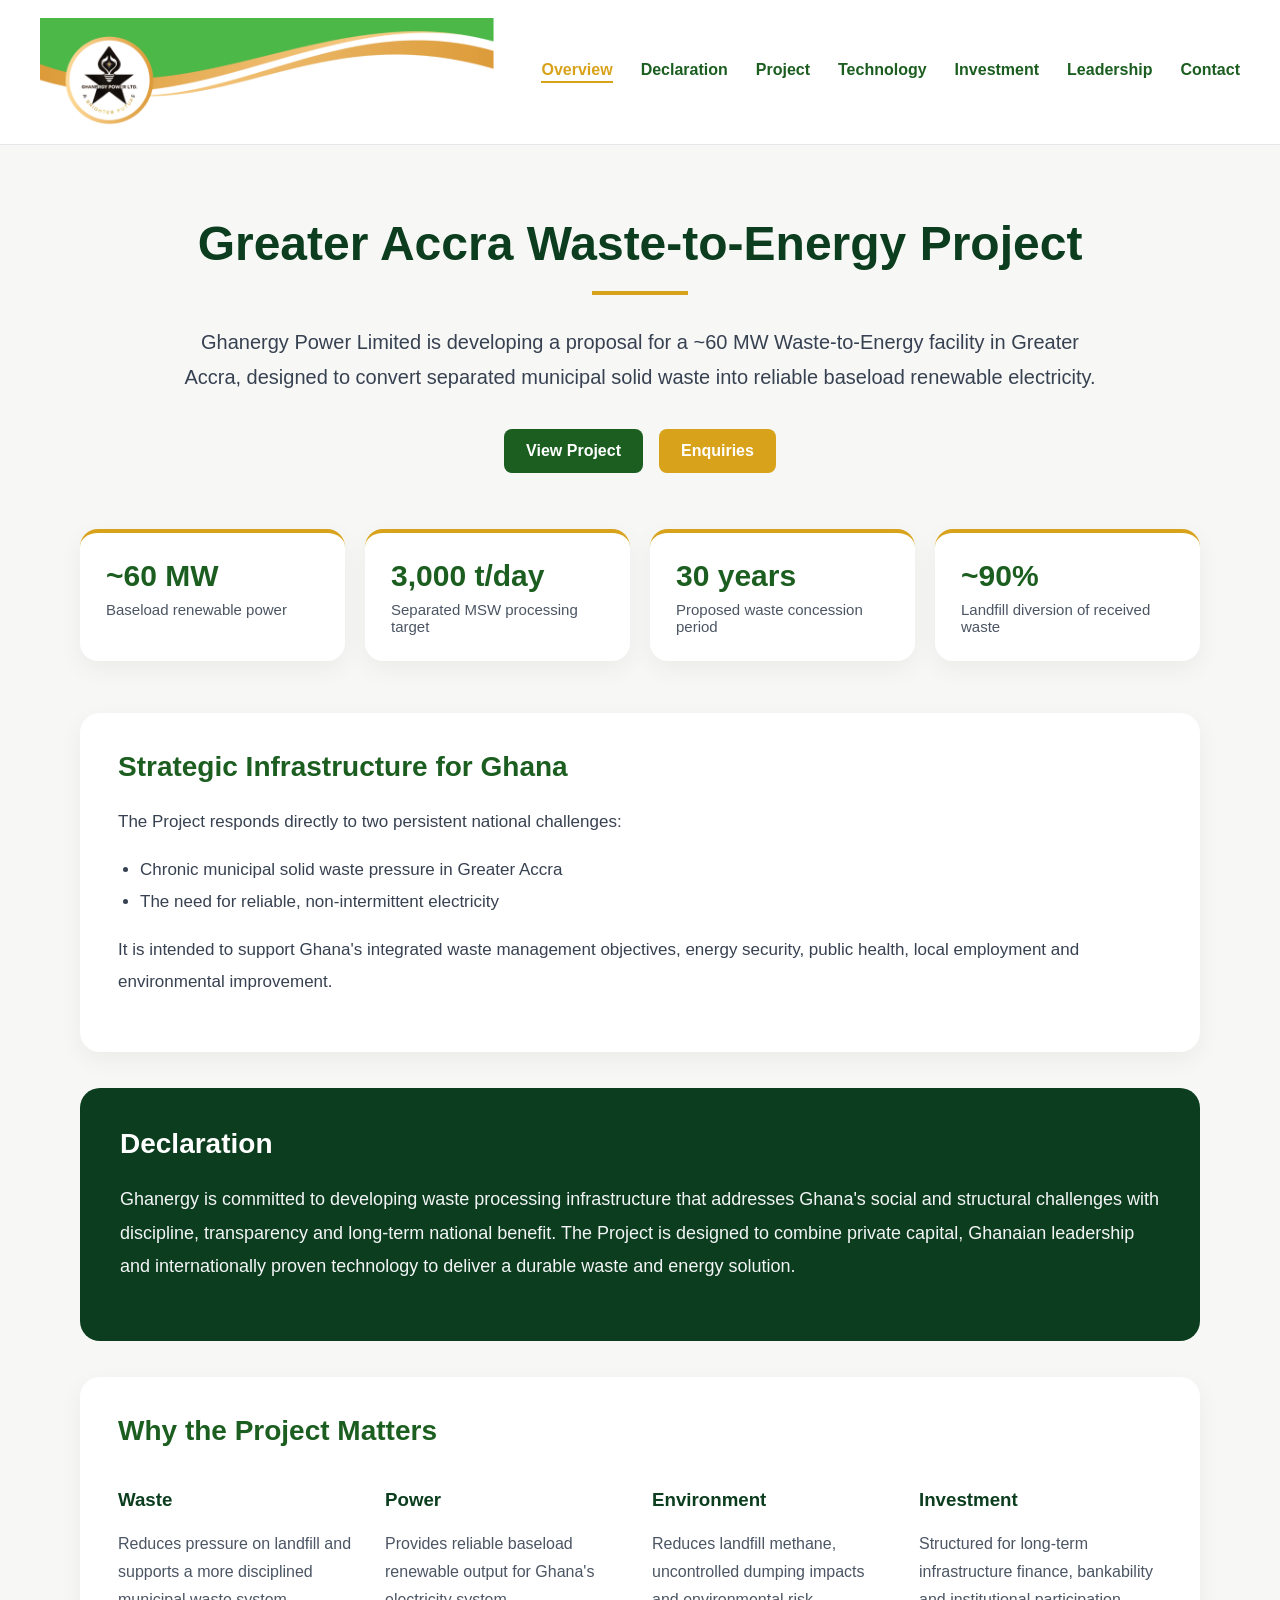
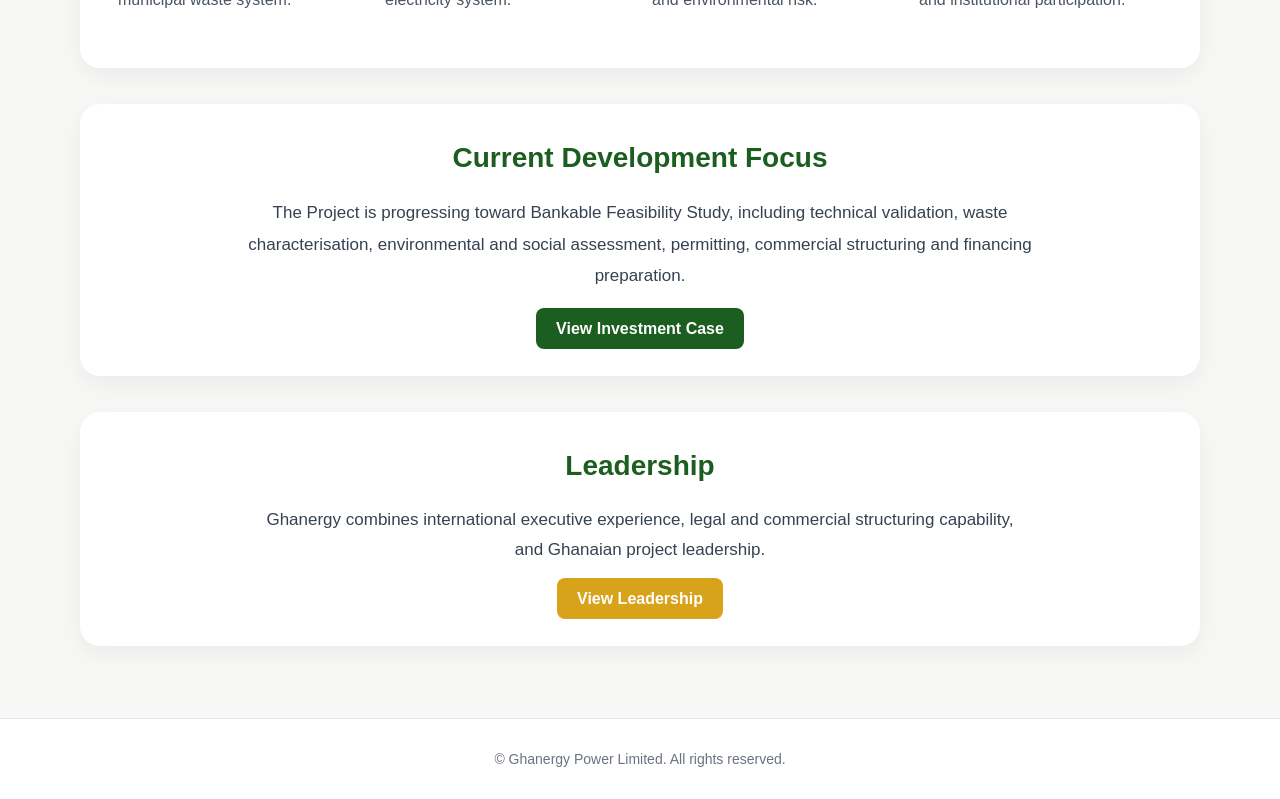
<file: index.html>
<!DOCTYPE html>
<html lang="en">
<head>
  <meta charset="UTF-8" />
  <meta name="viewport" content="width=device-width, initial-scale=1.0" />
  <title>Ghanergy Power Limited</title>
</head>
<body style="margin:0;font-family:Arial, sans-serif;background:#f7f8f6;color:#1f2937;">
  <nav style="display:flex;align-items:center;justify-content:space-between;padding:18px 40px;border-bottom:1px solid #e5e7eb;background:#ffffff;position:sticky;top:0;z-index:1000;">
    <a href="index.html" style="display:flex;align-items:center;text-decoration:none;">
      <img src="assets/Ghanergy-letterhead-logo.png" alt="Ghanergy" style="height:108px;width:auto;" />
    </a>
    <div style="display:flex;gap:28px;flex-wrap:wrap;justify-content:center;">
      <a href="index.html" style="text-decoration:none;color:#D8A21B;font-weight:700;border-bottom:2px solid #D8A21B;padding-bottom:2px;">Overview</a>
      <a href="declaration.html" style="text-decoration:none;color:#1B5E20;font-weight:600;">Declaration</a>
      <a href="project.html" style="text-decoration:none;color:#1B5E20;font-weight:600;">Project</a>
      <a href="technology.html" style="text-decoration:none;color:#1B5E20;font-weight:600;">Technology</a>
      <a href="investment.html" style="text-decoration:none;color:#1B5E20;font-weight:600;">Investment</a>
      <a href="leadership.html" style="text-decoration:none;color:#1B5E20;font-weight:600;">Leadership</a>
      <a href="contact.html" style="text-decoration:none;color:#1B5E20;font-weight:600;">Contact</a>
    </div>
  </nav>
  <main style="max-width:1120px;margin:0 auto;padding:72px 24px;">
    <section style="text-align:center;margin-bottom:56px;">
      <h1 style="font-size:48px;line-height:1.12;color:#0B3D1E;margin:0 0 20px 0;">
        Greater Accra Waste-to-Energy Project
      </h1>
      <div style="width:96px;height:4px;background:#D8A21B;margin:0 auto 30px auto;"></div>
      <p style="font-size:20px;line-height:1.75;max-width:920px;margin:0 auto;color:#374151;">
        Ghanergy Power Limited is developing a proposal for a ~60 MW Waste-to-Energy facility in Greater Accra, designed to convert separated municipal solid waste into reliable baseload renewable electricity.
      </p>
      <div style="margin-top:34px;display:flex;justify-content:center;gap:16px;flex-wrap:wrap;">
        <a href="project.html" style="background:#1B5E20;color:#ffffff;padding:13px 22px;border-radius:8px;text-decoration:none;font-weight:700;">
          View Project
        </a>
        <a href="contact.html" style="background:#D8A21B;color:#ffffff;padding:13px 22px;border-radius:8px;text-decoration:none;font-weight:700;">
          Enquiries
        </a>
      </div>
    </section>
    <section style="display:grid;grid-template-columns:repeat(auto-fit,minmax(220px,1fr));gap:20px;margin-bottom:52px;">
      <div style="background:#ffffff;padding:26px;border-radius:18px;border-top:4px solid #D8A21B;box-shadow:0 8px 24px rgba(0,0,0,0.05);">
        <div style="font-size:30px;font-weight:700;color:#1B5E20;">~60 MW</div>
        <div style="margin-top:8px;font-size:15px;color:#4b5563;">Baseload renewable power</div>
      </div>
      <div style="background:#ffffff;padding:26px;border-radius:18px;border-top:4px solid #D8A21B;box-shadow:0 8px 24px rgba(0,0,0,0.05);">
        <div style="font-size:30px;font-weight:700;color:#1B5E20;">3,000 t/day</div>
        <div style="margin-top:8px;font-size:15px;color:#4b5563;">Separated MSW processing target</div>
      </div>
      <div style="background:#ffffff;padding:26px;border-radius:18px;border-top:4px solid #D8A21B;box-shadow:0 8px 24px rgba(0,0,0,0.05);">
        <div style="font-size:30px;font-weight:700;color:#1B5E20;">30 years</div>
        <div style="margin-top:8px;font-size:15px;color:#4b5563;">Proposed waste concession period</div>
      </div>
      <div style="background:#ffffff;padding:26px;border-radius:18px;border-top:4px solid #D8A21B;box-shadow:0 8px 24px rgba(0,0,0,0.05);">
        <div style="font-size:30px;font-weight:700;color:#1B5E20;">~90%</div>
        <div style="margin-top:8px;font-size:15px;color:#4b5563;">Landfill diversion of received waste</div>
      </div>
    </section>
    <section style="background:#ffffff;padding:38px;border-radius:20px;margin-bottom:36px;box-shadow:0 8px 24px rgba(0,0,0,0.05);">
      <h2 style="color:#1B5E20;font-size:28px;margin-top:0;">Strategic Infrastructure for Ghana</h2>
      <p style="font-size:17px;line-height:1.85;color:#374151;">
        The Project responds directly to two persistent national challenges:
      </p>
      <ul style="font-size:17px;line-height:1.85;color:#374151;margin-top:10px;padding-left:22px;">
        <li>Chronic municipal solid waste pressure in Greater Accra</li>
        <li>The need for reliable, non-intermittent electricity</li>
      </ul>
      <p style="font-size:17px;line-height:1.85;color:#374151;">
        It is intended to support Ghana's integrated waste management objectives, energy security, public health, local employment and environmental improvement.
      </p>
    </section>
    <section style="background:#0B3D1E;color:#ffffff;padding:40px;border-radius:20px;margin-bottom:36px;">
      <h2 style="font-size:28px;margin-top:0;color:#ffffff;">Declaration</h2>
      <p style="font-size:18px;line-height:1.85;color:#f3f4f6;">
        Ghanergy is committed to developing waste processing infrastructure that addresses Ghana's social and structural challenges with discipline, transparency and long-term national benefit. The Project is designed to combine private capital, Ghanaian leadership and internationally proven technology to deliver a durable waste and energy solution.
      </p>
    </section>
    <section style="background:#ffffff;padding:38px;border-radius:20px;margin-bottom:36px;box-shadow:0 8px 24px rgba(0,0,0,0.05);">
      <h2 style="color:#1B5E20;font-size:28px;margin-top:0;">Why the Project Matters</h2>
      <div style="display:grid;grid-template-columns:repeat(auto-fit,minmax(240px,1fr));gap:24px;">
        <div>
          <h3 style="color:#0B3D1E;">Waste</h3>
          <p style="font-size:16px;line-height:1.75;color:#4b5563;">Reduces pressure on landfill and supports a more disciplined municipal waste system.</p>
        </div>
        <div>
          <h3 style="color:#0B3D1E;">Power</h3>
          <p style="font-size:16px;line-height:1.75;color:#4b5563;">Provides reliable baseload renewable output for Ghana's electricity system.</p>
        </div>
        <div>
          <h3 style="color:#0B3D1E;">Environment</h3>
          <p style="font-size:16px;line-height:1.75;color:#4b5563;">Reduces landfill methane, uncontrolled dumping impacts and environmental risk.</p>
        </div>
        <div>
          <h3 style="color:#0B3D1E;">Investment</h3>
          <p style="font-size:16px;line-height:1.75;color:#4b5563;">Structured for long-term infrastructure finance, bankability and institutional participation.</p>
        </div>
      </div>
    </section>
    <section style="background:#ffffff;padding:38px;border-radius:20px;margin-bottom:36px;box-shadow:0 8px 24px rgba(0,0,0,0.05);text-align:center;">
      <h2 style="color:#1B5E20;font-size:28px;margin-top:0;">Current Development Focus</h2>
      <p style="font-size:17px;line-height:1.85;color:#374151;max-width:850px;margin:0 auto;">
        The Project is progressing toward Bankable Feasibility Study, including technical validation, waste characterisation, environmental and social assessment, permitting, commercial structuring and financing preparation.
      </p>
      <div style="margin-top:28px;">
        <a href="investment.html" style="background:#1B5E20;color:#ffffff;padding:12px 20px;border-radius:8px;text-decoration:none;font-weight:700;">
          View Investment Case
        </a>
      </div>
    </section>
    <section style="background:#ffffff;padding:38px;border-radius:20px;box-shadow:0 8px 24px rgba(0,0,0,0.05);text-align:center;">
      <h2 style="color:#1B5E20;font-size:28px;margin-top:0;">Leadership</h2>
      <p style="font-size:17px;line-height:1.8;color:#374151;max-width:780px;margin:0 auto 24px auto;">
        Ghanergy combines international executive experience, legal and commercial structuring capability, and Ghanaian project leadership.
      </p>
      <a href="leadership.html" style="background:#D8A21B;color:#ffffff;padding:12px 20px;border-radius:8px;text-decoration:none;font-weight:700;">
        View Leadership
      </a>
    </section>
  </main>
  <footer style="padding:32px 24px;text-align:center;background:#ffffff;border-top:1px solid #e5e7eb;color:#6b7280;font-size:14px;">
    &copy; Ghanergy Power Limited. All rights reserved.
  </footer>
</body>
</html>
</file>
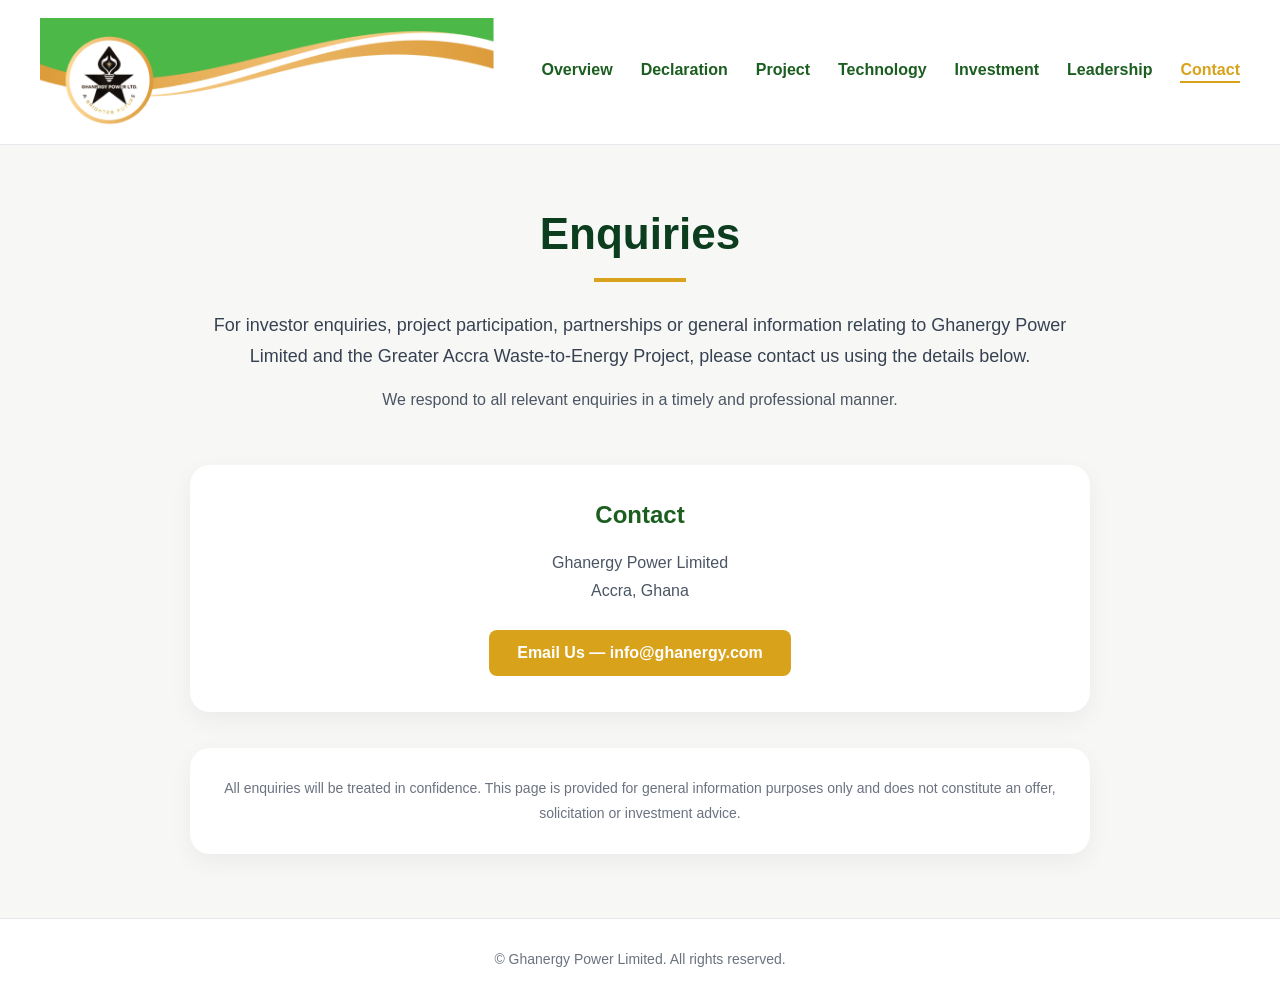
<file: contact.html>
<!DOCTYPE html>
<html lang="en">
<head>
  <meta charset="UTF-8" />
  <meta name="viewport" content="width=device-width, initial-scale=1.0" />
  <title>Contact | Ghanergy Power Limited</title>
</head>
<body style="margin:0;font-family:Arial, sans-serif;background:#f7f8f6;color:#1f2937;">
  <nav style="display:flex;align-items:center;justify-content:space-between;padding:18px 40px;border-bottom:1px solid #e5e7eb;background:#ffffff;position:sticky;top:0;z-index:1000;">
    <a href="index.html" style="display:flex;align-items:center;text-decoration:none;">
      <img src="assets/Ghanergy-letterhead-logo.png" alt="Ghanergy" style="height:108px;width:auto;" />
    </a>
    <div style="display:flex;gap:28px;flex-wrap:wrap;justify-content:center;">
      <a href="index.html" style="text-decoration:none;color:#1B5E20;font-weight:600;">Overview</a>
      <a href="declaration.html" style="text-decoration:none;color:#1B5E20;font-weight:600;">Declaration</a>
      <a href="project.html" style="text-decoration:none;color:#1B5E20;font-weight:600;">Project</a>
      <a href="technology.html" style="text-decoration:none;color:#1B5E20;font-weight:600;">Technology</a>
      <a href="investment.html" style="text-decoration:none;color:#1B5E20;font-weight:600;">Investment</a>
      <a href="leadership.html" style="text-decoration:none;color:#1B5E20;font-weight:600;">Leadership</a>
      <a href="contact.html" style="text-decoration:none;color:#D8A21B;font-weight:700;border-bottom:2px solid #D8A21B;padding-bottom:2px;">Contact</a>
    </div>
  </nav>
  <main style="max-width:900px;margin:0 auto;padding:64px 24px;">
    <section style="text-align:center;margin-bottom:56px;">
      <h1 style="font-size:44px;line-height:1.15;color:#0B3D1E;margin:0 0 18px 0;">
        Enquiries
      </h1>
      <div style="width:92px;height:4px;background:#D8A21B;margin:0 auto 28px auto;"></div>
      <p style="font-size:18px;line-height:1.75;color:#374151;">
        For investor enquiries, project participation, partnerships or general information relating to Ghanergy Power Limited and the Greater Accra Waste-to-Energy Project, please contact us using the details below.
      </p>
      <p style="font-size:16px;color:#4b5563;margin-top:10px;">
        We respond to all relevant enquiries in a timely and professional manner.
      </p>
    </section>
    <section style="background:#ffffff;padding:36px;border-radius:20px;box-shadow:0 8px 24px rgba(0,0,0,0.05);text-align:center;margin-bottom:36px;">
      <h2 style="color:#1B5E20;font-size:24px;margin-top:0;">Contact</h2>
      <p style="font-size:16px;line-height:1.8;color:#4b5563;margin-bottom:24px;">
        Ghanergy Power Limited<br>
        Accra, Ghana
      </p>
      <a href="mailto:info@ghanergy.com" style="display:inline-block;background:#D8A21B;color:#ffffff;padding:14px 28px;border-radius:8px;text-decoration:none;font-weight:700;font-size:16px;">
        Email Us &mdash; info@ghanergy.com
      </a>
    </section>
    <section style="background:#ffffff;padding:28px;border-radius:20px;box-shadow:0 8px 24px rgba(0,0,0,0.05);">
      <p style="font-size:14px;line-height:1.8;color:#6b7280;text-align:center;margin:0;">
        All enquiries will be treated in confidence. This page is provided for general information purposes only and does not constitute an offer, solicitation or investment advice.
      </p>
    </section>
  </main>
  <footer style="padding:32px 24px;text-align:center;background:#ffffff;border-top:1px solid #e5e7eb;color:#6b7280;font-size:14px;">
    &copy; Ghanergy Power Limited. All rights reserved.
  </footer>
</body>
</html>
</file>
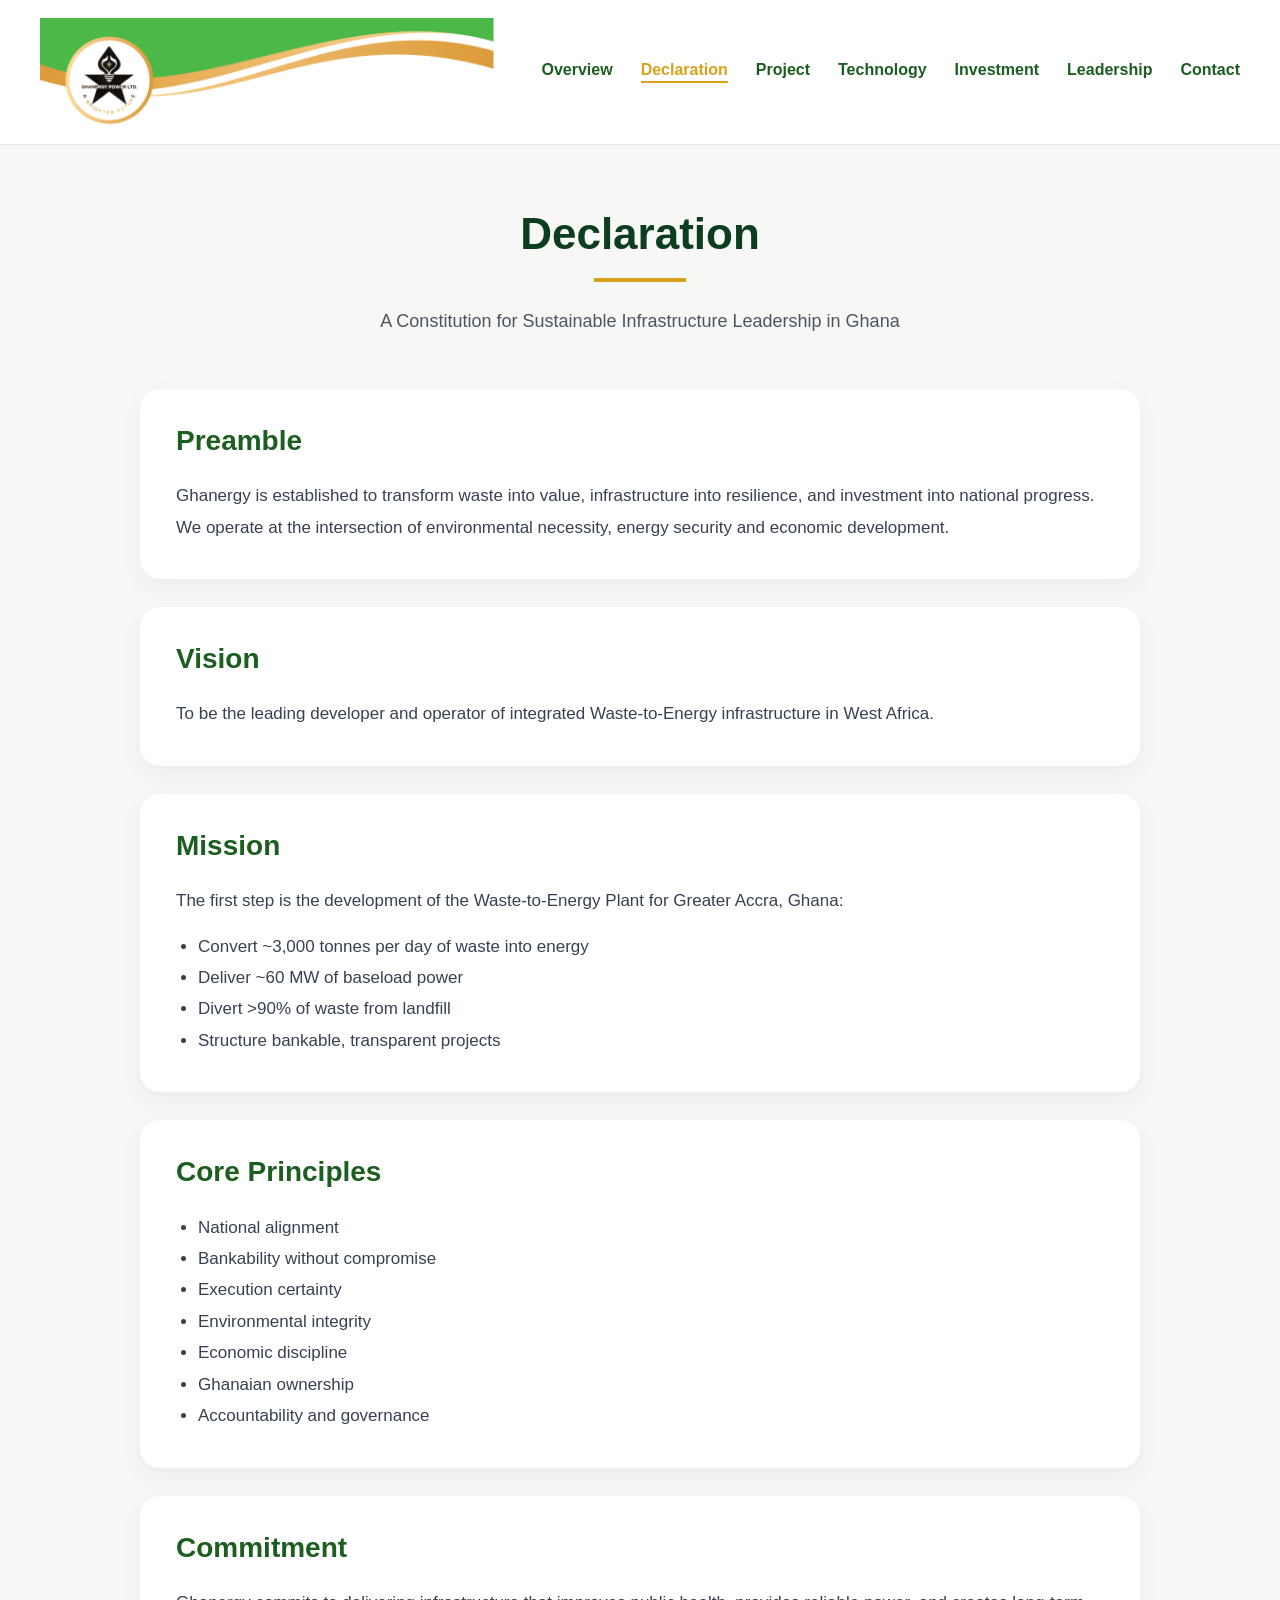
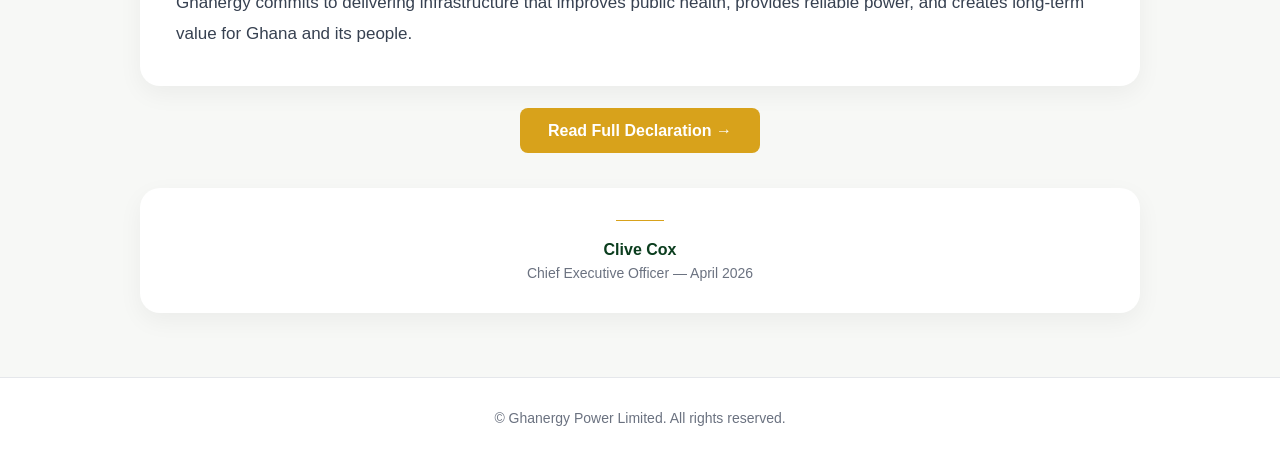
<file: declaration.html>
<!DOCTYPE html>
<html lang="en">
<head>
  <meta charset="UTF-8" />
  <meta name="viewport" content="width=device-width, initial-scale=1.0" />
  <title>Declaration | Ghanergy Power Limited</title>
</head>
<body style="margin:0;font-family:Arial, sans-serif;background:#f7f8f6;color:#1f2937;">
  <nav style="display:flex;align-items:center;justify-content:space-between;padding:18px 40px;border-bottom:1px solid #e5e7eb;background:#ffffff;position:sticky;top:0;z-index:1000;">
    <a href="index.html" style="display:flex;align-items:center;text-decoration:none;">
      <img src="assets/Ghanergy-letterhead-logo.png" alt="Ghanergy" style="height:108px;width:auto;" />
    </a>
    <div style="display:flex;gap:28px;flex-wrap:wrap;justify-content:center;">
      <a href="index.html" style="text-decoration:none;color:#1B5E20;font-weight:600;">Overview</a>
      <a href="declaration.html" style="text-decoration:none;color:#D8A21B;font-weight:700;border-bottom:2px solid #D8A21B;padding-bottom:2px;">Declaration</a>
      <a href="project.html" style="text-decoration:none;color:#1B5E20;font-weight:600;">Project</a>
      <a href="technology.html" style="text-decoration:none;color:#1B5E20;font-weight:600;">Technology</a>
      <a href="investment.html" style="text-decoration:none;color:#1B5E20;font-weight:600;">Investment</a>
      <a href="leadership.html" style="text-decoration:none;color:#1B5E20;font-weight:600;">Leadership</a>
      <a href="contact.html" style="text-decoration:none;color:#1B5E20;font-weight:600;">Contact</a>
    </div>
  </nav>
  <main style="max-width:1000px;margin:0 auto;padding:64px 24px;">
    <section style="text-align:center;margin-bottom:52px;">
      <h1 style="font-size:44px;line-height:1.15;color:#0B3D1E;margin:0 0 18px 0;">Declaration</h1>
      <div style="width:92px;height:4px;background:#D8A21B;margin:0 auto 24px auto;"></div>
      <p style="font-size:18px;line-height:1.75;color:#4b5563;max-width:720px;margin:0 auto;">
        A Constitution for Sustainable Infrastructure Leadership in Ghana
      </p>
    </section>

    <section style="background:#ffffff;padding:36px;border-radius:20px;margin-bottom:28px;box-shadow:0 8px 24px rgba(0,0,0,0.05);">
      <h2 style="color:#1B5E20;font-size:28px;margin-top:0;">Preamble</h2>
      <p style="font-size:17px;line-height:1.85;color:#374151;margin:0;">
        Ghanergy is established to transform waste into value, infrastructure into resilience, and investment into national progress. We operate at the intersection of environmental necessity, energy security and economic development.
      </p>
    </section>

    <section style="background:#ffffff;padding:36px;border-radius:20px;margin-bottom:28px;box-shadow:0 8px 24px rgba(0,0,0,0.05);">
      <h2 style="color:#1B5E20;font-size:28px;margin-top:0;">Vision</h2>
      <p style="font-size:17px;line-height:1.85;color:#374151;margin:0;">
        To be the leading developer and operator of integrated Waste-to-Energy infrastructure in West Africa.
      </p>
    </section>

    <section style="background:#ffffff;padding:36px;border-radius:20px;margin-bottom:28px;box-shadow:0 8px 24px rgba(0,0,0,0.05);">
      <h2 style="color:#1B5E20;font-size:28px;margin-top:0;">Mission</h2>
      <p style="font-size:17px;line-height:1.85;color:#374151;margin:0 0 14px 0;">
        The first step is the development of the Waste-to-Energy Plant for Greater Accra, Ghana:
      </p>
      <ul style="font-size:17px;line-height:1.85;color:#374151;margin:0;padding-left:22px;">
        <li>Convert ~3,000 tonnes per day of waste into energy</li>
        <li>Deliver ~60 MW of baseload power</li>
        <li>Divert &gt;90% of waste from landfill</li>
        <li>Structure bankable, transparent projects</li>
      </ul>
    </section>

    <section style="background:#ffffff;padding:36px;border-radius:20px;margin-bottom:28px;box-shadow:0 8px 24px rgba(0,0,0,0.05);">
      <h2 style="color:#1B5E20;font-size:28px;margin-top:0;">Core Principles</h2>
      <ul style="font-size:17px;line-height:1.85;color:#374151;margin:0;padding-left:22px;">
        <li>National alignment</li>
        <li>Bankability without compromise</li>
        <li>Execution certainty</li>
        <li>Environmental integrity</li>
        <li>Economic discipline</li>
        <li>Ghanaian ownership</li>
        <li>Accountability and governance</li>
      </ul>
    </section>

    <section style="background:#ffffff;padding:36px;border-radius:20px;margin-bottom:36px;box-shadow:0 8px 24px rgba(0,0,0,0.05);">
      <h2 style="color:#1B5E20;font-size:28px;margin-top:0;">Commitment</h2>
      <p style="font-size:17px;line-height:1.85;color:#374151;margin:0;">
        Ghanergy commits to delivering infrastructure that improves public health, provides reliable power, and creates long-term value for Ghana and its people.
      </p>
    </section>

    <section style="text-align:center;margin-bottom:48px;">
      <a href="assets/docs/Ghanergy_Declaration.pdf" target="_blank"
         style="background:#D8A21B;color:#ffffff;padding:14px 28px;border-radius:8px;text-decoration:none;font-weight:700;font-size:16px;">
        Read Full Declaration &rarr;
      </a>
    </section>

    <section style="background:#ffffff;padding:32px 36px;border-radius:20px;box-shadow:0 8px 24px rgba(0,0,0,0.05);text-align:center;">
      <div style="width:48px;height:1px;background:#D8A21B;margin:0 auto 20px auto;"></div>
      <p style="font-size:16px;font-weight:700;color:#0B3D1E;margin:0 0 6px 0;">Clive Cox</p>
      <p style="font-size:14px;color:#6b7280;margin:0;">Chief Executive Officer &mdash; April 2026</p>
    </section>
  </main>
  <footer style="padding:32px 24px;text-align:center;background:#ffffff;border-top:1px solid #e5e7eb;color:#6b7280;font-size:14px;">
    &copy; Ghanergy Power Limited. All rights reserved.
  </footer>
</body>
</html>
</file>
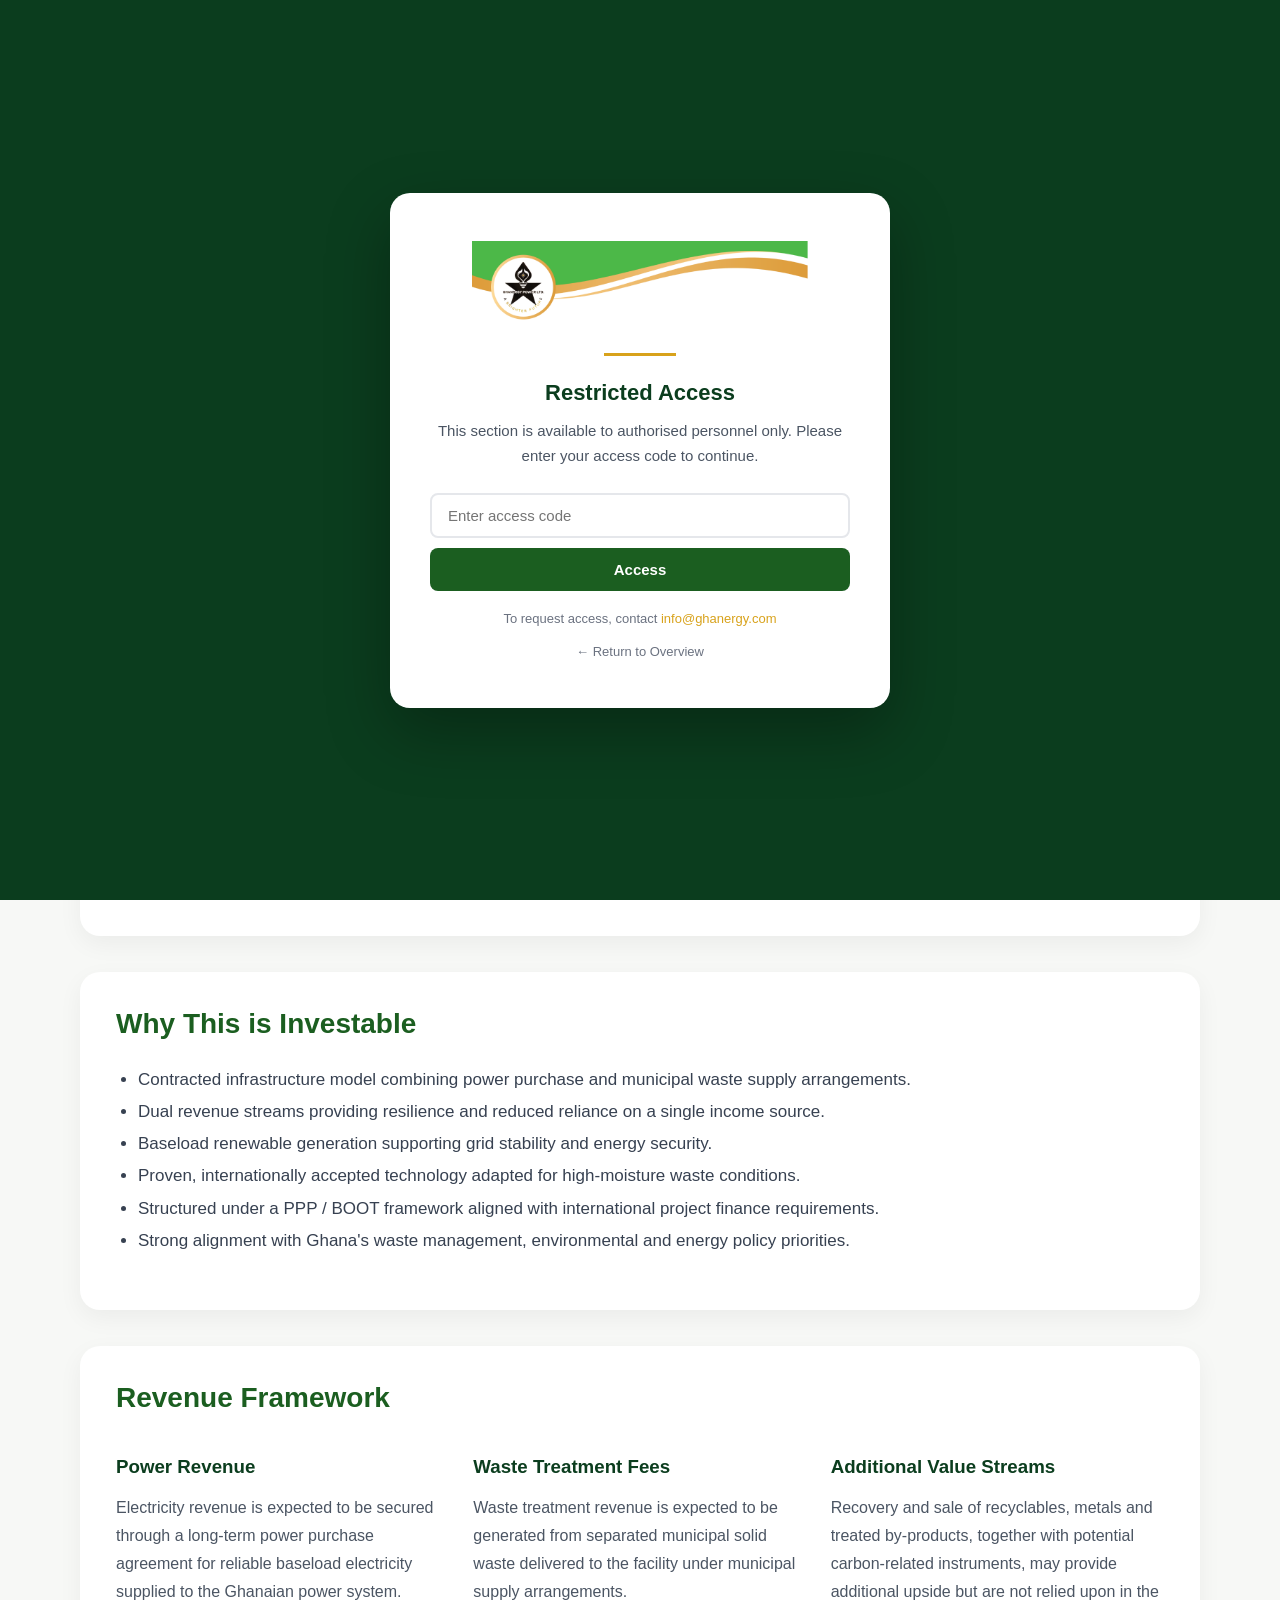
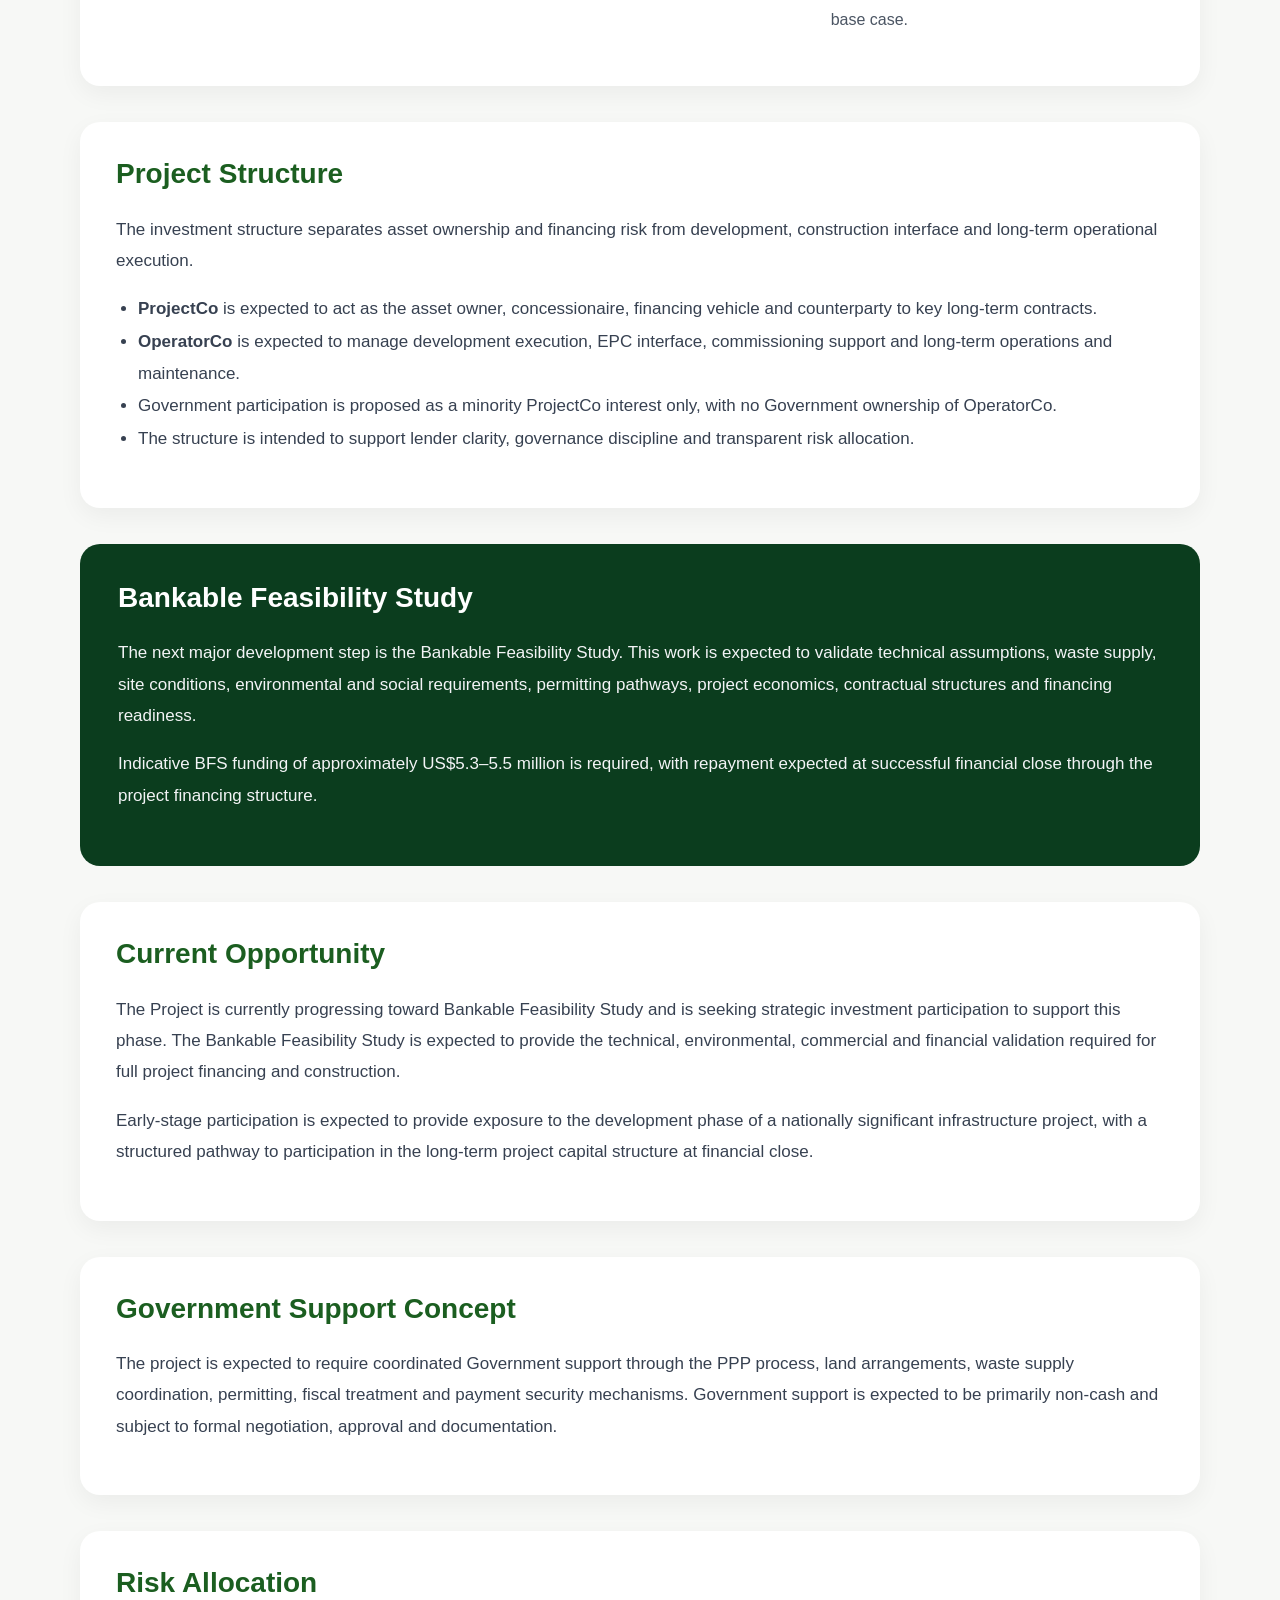
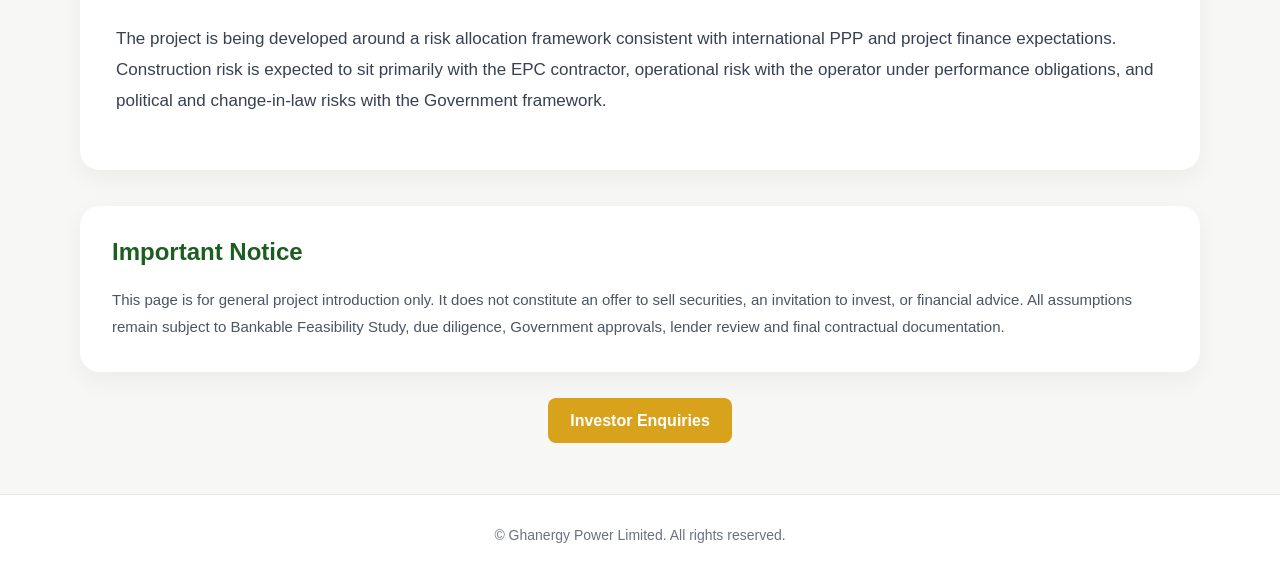
<file: investment.html>
<!DOCTYPE html>
<html lang="en">
<head>
  <meta charset="UTF-8" />
  <meta name="viewport" content="width=device-width, initial-scale=1.0" />
  <title>Investment | Ghanergy Power Limited</title>
</head>
<body style="margin:0;font-family:Arial, sans-serif;background:#f7f8f6;color:#1f2937;">
  <!-- ACCESS GATE -->
  <div id="access-gate" style="position:fixed;top:0;left:0;width:100%;height:100%;background:#0B3D1E;z-index:9999;display:flex;align-items:center;justify-content:center;">
    <div style="background:#ffffff;border-radius:20px;padding:48px 40px;max-width:420px;width:90%;text-align:center;box-shadow:0 24px 64px rgba(0,0,0,0.3);">
      <img src="assets/Ghanergy-letterhead-logo.png" alt="Ghanergy" style="height:80px;width:auto;margin-bottom:28px;" />
      <div style="width:72px;height:3px;background:#D8A21B;margin:0 auto 24px auto;"></div>
      <h2 style="color:#0B3D1E;font-size:22px;margin:0 0 12px 0;font-family:Arial,sans-serif;">Restricted Access</h2>
      <p style="color:#4b5563;font-size:15px;line-height:1.7;margin:0 0 24px 0;font-family:Arial,sans-serif;">This section is available to authorised personnel only. Please enter your access code to continue.</p>
      <input id="gate-password" type="password" placeholder="Enter access code"
        style="width:100%;box-sizing:border-box;padding:12px 16px;border:2px solid #e5e7eb;border-radius:8px;font-size:15px;margin-bottom:10px;outline:none;font-family:Arial,sans-serif;" />
      <div id="gate-error" style="color:#dc2626;font-size:14px;margin-bottom:10px;display:none;font-family:Arial,sans-serif;">Incorrect access code. Please try again.</div>
      <button onclick="checkPassword()"
        style="width:100%;background:#1B5E20;color:#ffffff;padding:13px;border:none;border-radius:8px;font-size:15px;font-weight:700;cursor:pointer;margin-bottom:20px;font-family:Arial,sans-serif;">
        Access
      </button>
      <p style="color:#6b7280;font-size:13px;margin:0 0 16px 0;font-family:Arial,sans-serif;">
        To request access, contact <a href="contact.html" style="color:#D8A21B;text-decoration:none;">info@ghanergy.com</a>
      </p>
      <a href="index.html" style="display:inline-block;font-size:13px;color:#6b7280;text-decoration:none;font-family:Arial,sans-serif;">&larr; Return to Overview</a>
    </div>
  </div>
  <script>
    // *** Change this to your chosen access code ***
    var ACCESS_CODE = 'Ghanergy_access_invest';
    var SESSION_KEY = 'ghanergy_access_invest';

    if (sessionStorage.getItem(SESSION_KEY) === 'granted') {
      document.getElementById('access-gate').style.display = 'none';
    }

    function checkPassword() {
      var input = document.getElementById('gate-password').value;
      if (input === ACCESS_CODE) {
        sessionStorage.setItem(SESSION_KEY, 'granted');
        document.getElementById('access-gate').style.display = 'none';
      } else {
        document.getElementById('gate-error').style.display = 'block';
        document.getElementById('gate-password').value = '';
        document.getElementById('gate-password').focus();
      }
    }

    document.getElementById('gate-password').addEventListener('keydown', function(e) {
      if (e.key === 'Enter') checkPassword();
    });
  </script>
  <!-- END ACCESS GATE -->

  <nav style="display:flex;align-items:center;justify-content:space-between;padding:18px 40px;border-bottom:1px solid #e5e7eb;background:#ffffff;position:sticky;top:0;z-index:1000;">
    <a href="index.html" style="display:flex;align-items:center;text-decoration:none;">
      <img src="assets/Ghanergy-letterhead-logo.png" alt="Ghanergy" style="height:108px;width:auto;" />
    </a>
    <div style="display:flex;gap:28px;flex-wrap:wrap;justify-content:center;">
      <a href="index.html" style="text-decoration:none;color:#1B5E20;font-weight:600;">Overview</a>
      <a href="declaration.html" style="text-decoration:none;color:#1B5E20;font-weight:600;">Declaration</a>
      <a href="project.html" style="text-decoration:none;color:#1B5E20;font-weight:600;">Project</a>
      <a href="technology.html" style="text-decoration:none;color:#1B5E20;font-weight:600;">Technology</a>
      <a href="investment.html" style="text-decoration:none;color:#D8A21B;font-weight:700;border-bottom:2px solid #D8A21B;padding-bottom:2px;">Investment</a>
      <a href="leadership.html" style="text-decoration:none;color:#1B5E20;font-weight:600;">Leadership</a>
      <a href="contact.html" style="text-decoration:none;color:#1B5E20;font-weight:600;">Contact</a>
    </div>
  </nav>
  <main style="max-width:1120px;margin:0 auto;padding:64px 24px;">
    <section style="text-align:center;margin-bottom:56px;">
      <h1 style="font-size:44px;line-height:1.15;color:#0B3D1E;margin:0 0 18px 0;">
        Investment Proposition
      </h1>
      <div style="width:92px;height:4px;background:#D8A21B;margin:0 auto 28px auto;"></div>
      <p style="font-size:19px;line-height:1.75;max-width:920px;margin:0 auto;color:#374151;">
        Ghanergy's Greater Accra Waste-to-Energy Project is being structured as a long-term infrastructure platform combining contracted power revenues, municipal waste treatment revenues, Ghanaian ownership and international-standard project finance discipline.
      </p>
    </section>
    <section style="display:grid;grid-template-columns:repeat(auto-fit,minmax(230px,1fr));gap:20px;margin-bottom:52px;">
      <div style="background:#ffffff;padding:26px;border-radius:18px;border-top:4px solid #D8A21B;box-shadow:0 8px 24px rgba(0,0,0,0.05);">
        <div style="font-size:30px;font-weight:700;color:#1B5E20;">US$260m</div>
        <div style="margin-top:8px;font-size:15px;color:#4b5563;">Indicative total project CAPEX</div>
      </div>
      <div style="background:#ffffff;padding:26px;border-radius:18px;border-top:4px solid #D8A21B;box-shadow:0 8px 24px rgba(0,0,0,0.05);">
        <div style="font-size:30px;font-weight:700;color:#1B5E20;">70% / 30%</div>
        <div style="margin-top:8px;font-size:15px;color:#4b5563;">Indicative debt / equity structure</div>
      </div>
      <div style="background:#ffffff;padding:26px;border-radius:18px;border-top:4px solid #D8A21B;box-shadow:0 8px 24px rgba(0,0,0,0.05);">
        <div style="font-size:30px;font-weight:700;color:#1B5E20;">30 years</div>
        <div style="margin-top:8px;font-size:15px;color:#4b5563;">Proposed PPP / BOOT concession</div>
      </div>
      <div style="background:#ffffff;padding:26px;border-radius:18px;border-top:4px solid #D8A21B;box-shadow:0 8px 24px rgba(0,0,0,0.05);">
        <div style="font-size:30px;font-weight:700;color:#1B5E20;">US$5.3&ndash;5.5m</div>
        <div style="margin-top:8px;font-size:15px;color:#4b5563;">Indicative BFS funding requirement</div>
      </div>
    </section>
    <section style="background:#ffffff;padding:36px;border-radius:20px;margin-bottom:36px;box-shadow:0 8px 24px rgba(0,0,0,0.05);">
      <h2 style="color:#1B5E20;font-size:28px;margin-top:0;">Investment Thesis</h2>
      <p style="font-size:17px;line-height:1.85;color:#374151;">
        The project is intended to create a dual-revenue, non-merchant infrastructure asset. Base revenues are expected to come from electricity sales under a long-term power purchase arrangement and waste treatment fees linked to contracted municipal solid waste delivery.
      </p>
      <p style="font-size:17px;line-height:1.85;color:#374151;">
        The investment case is based on long-term contracted infrastructure cash flows, strategic alignment with Ghana's waste and energy priorities, and a project structure designed to support international lender due diligence.
      </p>
    </section>
    <section style="background:#ffffff;padding:36px;border-radius:20px;margin-bottom:36px;box-shadow:0 8px 24px rgba(0,0,0,0.05);">
      <h2 style="color:#1B5E20;font-size:28px;margin-top:0;">Why This is Investable</h2>
      <ul style="font-size:17px;line-height:1.9;color:#374151;padding-left:22px;">
        <li>Contracted infrastructure model combining power purchase and municipal waste supply arrangements.</li>
        <li>Dual revenue streams providing resilience and reduced reliance on a single income source.</li>
        <li>Baseload renewable generation supporting grid stability and energy security.</li>
        <li>Proven, internationally accepted technology adapted for high-moisture waste conditions.</li>
        <li>Structured under a PPP / BOOT framework aligned with international project finance requirements.</li>
        <li>Strong alignment with Ghana's waste management, environmental and energy policy priorities.</li>
      </ul>
    </section>
    <section style="background:#ffffff;padding:36px;border-radius:20px;margin-bottom:36px;box-shadow:0 8px 24px rgba(0,0,0,0.05);">
      <h2 style="color:#1B5E20;font-size:28px;margin-top:0;">Revenue Framework</h2>
      <div style="display:grid;grid-template-columns:repeat(auto-fit,minmax(260px,1fr));gap:24px;">
        <div>
          <h3 style="color:#0B3D1E;margin-bottom:8px;">Power Revenue</h3>
          <p style="font-size:16px;line-height:1.75;color:#4b5563;">
            Electricity revenue is expected to be secured through a long-term power purchase agreement for reliable baseload electricity supplied to the Ghanaian power system.
          </p>
        </div>
        <div>
          <h3 style="color:#0B3D1E;margin-bottom:8px;">Waste Treatment Fees</h3>
          <p style="font-size:16px;line-height:1.75;color:#4b5563;">
            Waste treatment revenue is expected to be generated from separated municipal solid waste delivered to the facility under municipal supply arrangements.
          </p>
        </div>
        <div>
          <h3 style="color:#0B3D1E;margin-bottom:8px;">Additional Value Streams</h3>
          <p style="font-size:16px;line-height:1.75;color:#4b5563;">
            Recovery and sale of recyclables, metals and treated by-products, together with potential carbon-related instruments, may provide additional upside but are not relied upon in the base case.
          </p>
        </div>
      </div>
    </section>
    <section style="background:#ffffff;padding:36px;border-radius:20px;margin-bottom:36px;box-shadow:0 8px 24px rgba(0,0,0,0.05);">
      <h2 style="color:#1B5E20;font-size:28px;margin-top:0;">Project Structure</h2>
      <p style="font-size:17px;line-height:1.85;color:#374151;">
        The investment structure separates asset ownership and financing risk from development, construction interface and long-term operational execution.
      </p>
      <ul style="font-size:17px;line-height:1.9;color:#374151;padding-left:22px;">
        <li><strong>ProjectCo</strong> is expected to act as the asset owner, concessionaire, financing vehicle and counterparty to key long-term contracts.</li>
        <li><strong>OperatorCo</strong> is expected to manage development execution, EPC interface, commissioning support and long-term operations and maintenance.</li>
        <li>Government participation is proposed as a minority ProjectCo interest only, with no Government ownership of OperatorCo.</li>
        <li>The structure is intended to support lender clarity, governance discipline and transparent risk allocation.</li>
      </ul>
    </section>
    <section style="background:#0B3D1E;color:#ffffff;padding:38px;border-radius:20px;margin-bottom:36px;">
      <h2 style="font-size:28px;margin-top:0;color:#ffffff;">Bankable Feasibility Study</h2>
      <p style="font-size:17px;line-height:1.85;color:#f3f4f6;">
        The next major development step is the Bankable Feasibility Study. This work is expected to validate technical assumptions, waste supply, site conditions, environmental and social requirements, permitting pathways, project economics, contractual structures and financing readiness.
      </p>
      <p style="font-size:17px;line-height:1.85;color:#f3f4f6;">
        Indicative BFS funding of approximately US$5.3&ndash;5.5 million is required, with repayment expected at successful financial close through the project financing structure.
      </p>
    </section>
    <section style="background:#ffffff;padding:36px;border-radius:20px;margin-bottom:36px;box-shadow:0 8px 24px rgba(0,0,0,0.05);">
      <h2 style="color:#1B5E20;font-size:28px;margin-top:0;">Current Opportunity</h2>
      <p style="font-size:17px;line-height:1.85;color:#374151;">
        The Project is currently progressing toward Bankable Feasibility Study and is seeking strategic investment participation to support this phase. The Bankable Feasibility Study is expected to provide the technical, environmental, commercial and financial validation required for full project financing and construction.
      </p>
      <p style="font-size:17px;line-height:1.85;color:#374151;">
        Early-stage participation is expected to provide exposure to the development phase of a nationally significant infrastructure project, with a structured pathway to participation in the long-term project capital structure at financial close.
      </p>
    </section>
    <section style="background:#ffffff;padding:36px;border-radius:20px;margin-bottom:36px;box-shadow:0 8px 24px rgba(0,0,0,0.05);">
      <h2 style="color:#1B5E20;font-size:28px;margin-top:0;">Government Support Concept</h2>
      <p style="font-size:17px;line-height:1.85;color:#374151;">
        The project is expected to require coordinated Government support through the PPP process, land arrangements, waste supply coordination, permitting, fiscal treatment and payment security mechanisms. Government support is expected to be primarily non-cash and subject to formal negotiation, approval and documentation.
      </p>
    </section>
    <section style="background:#ffffff;padding:36px;border-radius:20px;margin-bottom:36px;box-shadow:0 8px 24px rgba(0,0,0,0.05);">
      <h2 style="color:#1B5E20;font-size:28px;margin-top:0;">Risk Allocation</h2>
      <p style="font-size:17px;line-height:1.85;color:#374151;">
        The project is being developed around a risk allocation framework consistent with international PPP and project finance expectations. Construction risk is expected to sit primarily with the EPC contractor, operational risk with the operator under performance obligations, and political and change-in-law risks with the Government framework.
      </p>
    </section>
    <section style="background:#ffffff;padding:32px;border-radius:20px;margin-bottom:36px;box-shadow:0 8px 24px rgba(0,0,0,0.05);">
      <h2 style="color:#1B5E20;font-size:24px;margin-top:0;">Important Notice</h2>
      <p style="font-size:15px;line-height:1.8;color:#4b5563;margin:0;">
        This page is for general project introduction only. It does not constitute an offer to sell securities, an invitation to invest, or financial advice. All assumptions remain subject to Bankable Feasibility Study, due diligence, Government approvals, lender review and final contractual documentation.
      </p>
    </section>
    <section style="text-align:center;margin-top:40px;">
      <a href="contact.html" style="background:#D8A21B;color:#ffffff;padding:14px 22px;border-radius:8px;text-decoration:none;font-weight:700;">
        Investor Enquiries
      </a>
    </section>
  </main>
  <footer style="padding:32px 24px;text-align:center;background:#ffffff;border-top:1px solid #e5e7eb;color:#6b7280;font-size:14px;">
    &copy; Ghanergy Power Limited. All rights reserved.
  </footer>
</body>
</html>
</file>
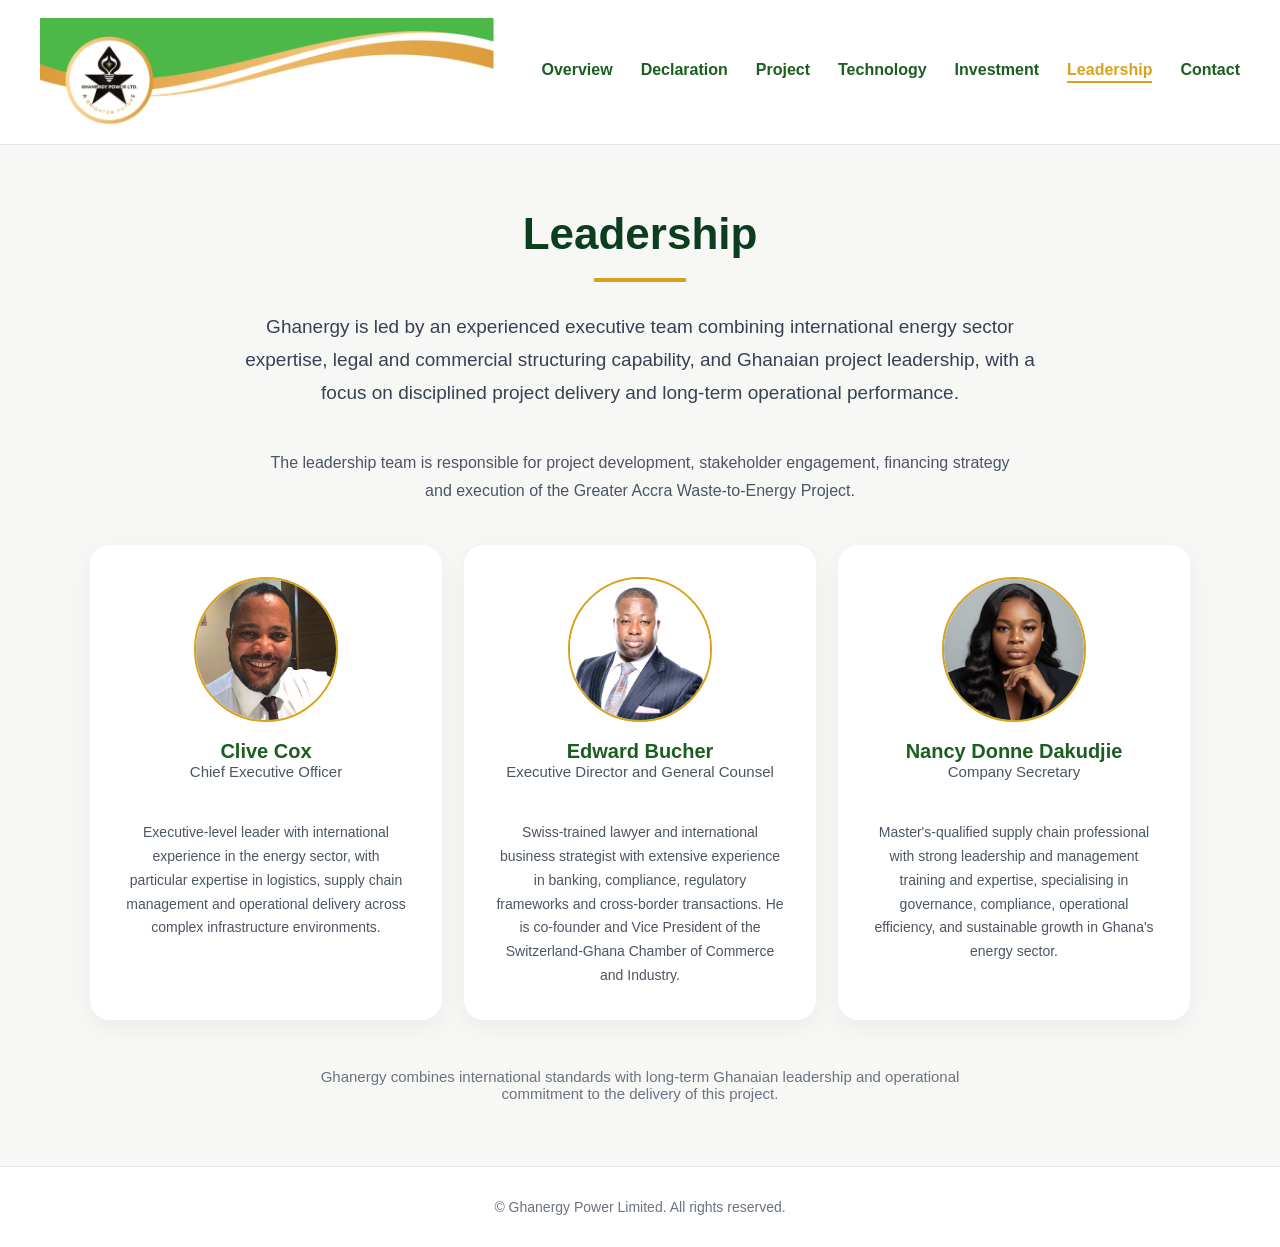
<file: leadership.html>
<!DOCTYPE html>
<html lang="en">
<head>
  <meta charset="UTF-8" />
  <meta name="viewport" content="width=device-width, initial-scale=1.0" />
  <title>Leadership | Ghanergy Power Limited</title>
</head>
<body style="margin:0;font-family:Arial, sans-serif;background:#f7f8f6;color:#1f2937;">
  <nav style="display:flex;align-items:center;justify-content:space-between;padding:18px 40px;border-bottom:1px solid #e5e7eb;background:#ffffff;position:sticky;top:0;z-index:1000;">
    <a href="index.html" style="display:flex;align-items:center;text-decoration:none;">
      <img src="assets/Ghanergy-letterhead-logo.png" alt="Ghanergy" style="height:108px;width:auto;" />
    </a>
    <div style="display:flex;gap:28px;flex-wrap:wrap;justify-content:center;">
      <a href="index.html" style="text-decoration:none;color:#1B5E20;font-weight:600;">Overview</a>
      <a href="declaration.html" style="text-decoration:none;color:#1B5E20;font-weight:600;">Declaration</a>
      <a href="project.html" style="text-decoration:none;color:#1B5E20;font-weight:600;">Project</a>
      <a href="technology.html" style="text-decoration:none;color:#1B5E20;font-weight:600;">Technology</a>
      <a href="investment.html" style="text-decoration:none;color:#1B5E20;font-weight:600;">Investment</a>
      <a href="leadership.html" style="text-decoration:none;color:#D8A21B;font-weight:700;border-bottom:2px solid #D8A21B;padding-bottom:2px;">Leadership</a>
      <a href="contact.html" style="text-decoration:none;color:#1B5E20;font-weight:600;">Contact</a>
    </div>
  </nav>
  <main style="max-width:1100px;margin:0 auto;padding:64px 24px;">
    <section style="text-align:center;margin-bottom:40px;">
      <h1 style="font-size:44px;line-height:1.15;color:#0B3D1E;margin:0 0 18px 0;">
        Leadership
      </h1>
      <div style="width:92px;height:4px;background:#D8A21B;margin:0 auto 28px auto;"></div>
      <p style="font-size:19px;line-height:1.75;max-width:820px;margin:0 auto;color:#374151;">
        Ghanergy is led by an experienced executive team combining international energy sector expertise, legal and commercial structuring capability, and Ghanaian project leadership, with a focus on disciplined project delivery and long-term operational performance.
      </p>
    </section>
    <p style="font-size:16px;line-height:1.75;max-width:760px;margin:0 auto 40px auto;color:#4b5563;text-align:center;">
      The leadership team is responsible for project development, stakeholder engagement, financing strategy and execution of the Greater Accra Waste-to-Energy Project.
    </p>
    <section style="display:grid;grid-template-columns:repeat(3,1fr);gap:2%;align-items:stretch;">
      <!-- Clive -->
      <div style="text-align:center;background:#ffffff;padding:clamp(12px,2.5vw,32px);border-radius:20px;box-shadow:0 8px 24px rgba(0,0,0,0.05);min-width:0;">
        <img
          src="assets/clive.png"
          alt="Clive Cox"
          style="width:clamp(70px,11vw,150px);height:clamp(70px,11vw,150px);object-fit:cover;object-position:50% 42%;border-radius:50%;border:2px solid #D8A21B;display:block;margin:0 auto 18px auto;"
        />
        <div style="font-size:20px;font-weight:700;color:#1B5E20;">Clive Cox</div>
        <div style="font-size:15px;color:#4b5563;margin-bottom:14px;min-height:44px;">
          Chief Executive Officer
        </div>
        <div style="font-size:14px;line-height:1.7;color:#4b5563;max-width:420px;margin:0 auto;">
          Executive-level leader with international experience in the energy sector, with particular expertise in logistics, supply chain management and operational delivery across complex infrastructure environments.
        </div>
      </div>
      <!-- Edward -->
      <div style="text-align:center;background:#ffffff;padding:clamp(12px,2.5vw,32px);border-radius:20px;box-shadow:0 8px 24px rgba(0,0,0,0.05);min-width:0;">
        <img
          src="assets/edward.png"
          alt="Edward Bucher"
          style="width:clamp(70px,11vw,150px);height:clamp(70px,11vw,150px);object-fit:cover;object-position:50% 2%;border-radius:50%;border:2px solid #D8A21B;display:block;margin:0 auto 18px auto;"
        />
        <div style="font-size:20px;font-weight:700;color:#1B5E20;">Edward Bucher</div>
        <div style="font-size:15px;color:#4b5563;margin-bottom:14px;min-height:44px;">
          Executive Director and General Counsel
        </div>
        <div style="font-size:14px;line-height:1.7;color:#4b5563;max-width:420px;margin:0 auto;">
          Swiss-trained lawyer and international business strategist with extensive experience in banking, compliance, regulatory frameworks and cross-border transactions. He is co-founder and Vice President of the Switzerland-Ghana Chamber of Commerce and Industry.
        </div>
      </div>
      <!-- Nancy -->
      <div style="text-align:center;background:#ffffff;padding:clamp(12px,2.5vw,32px);border-radius:20px;box-shadow:0 8px 24px rgba(0,0,0,0.05);min-width:0;">
        <img
          src="assets/nancy.png"
          alt="Nancy Donne Dakudjie"
          style="width:clamp(70px,11vw,150px);height:clamp(70px,11vw,150px);object-fit:cover;object-position:50% 60%;border-radius:50%;border:2px solid #D8A21B;display:block;margin:0 auto 18px auto;"
        />
        <div style="font-size:20px;font-weight:700;color:#1B5E20;">Nancy Donne Dakudjie</div>
        <div style="font-size:15px;color:#4b5563;margin-bottom:14px;min-height:44px;">
          Company Secretary
        </div>
        <div style="font-size:14px;line-height:1.7;color:#4b5563;max-width:420px;margin:0 auto;">
          Master's-qualified supply chain professional with strong leadership and management training and expertise, specialising in governance, compliance, operational efficiency, and sustainable growth in Ghana's energy sector.
        </div>
      </div>
    </section>
    <section style="text-align:center;margin-top:48px;">
      <p style="font-size:15px;color:#6b7280;max-width:640px;margin:0 auto;">
        Ghanergy combines international standards with long-term Ghanaian leadership and operational commitment to the delivery of this project.
      </p>
    </section>
  </main>
  <footer style="padding:32px 24px;text-align:center;background:#ffffff;border-top:1px solid #e5e7eb;color:#6b7280;font-size:14px;">
    &copy; Ghanergy Power Limited. All rights reserved.
  </footer>
</body>
</html>
</file>
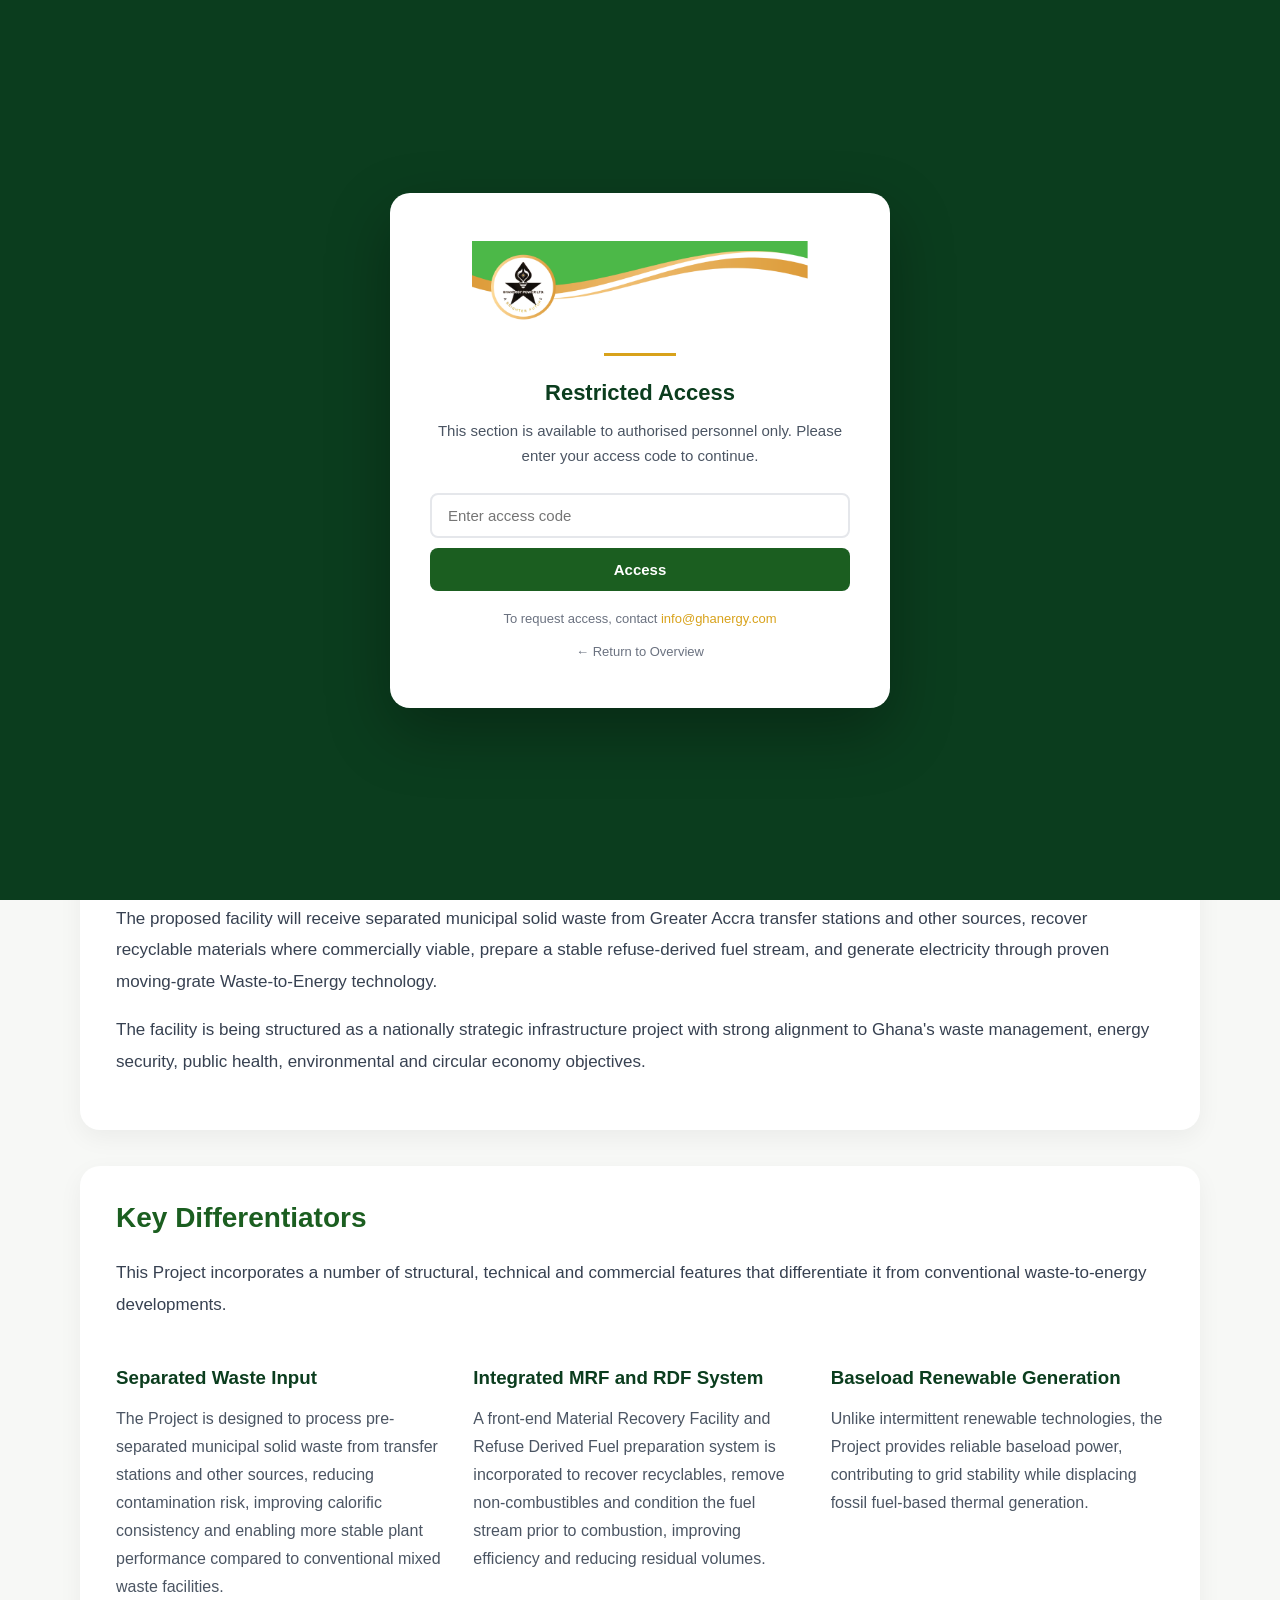
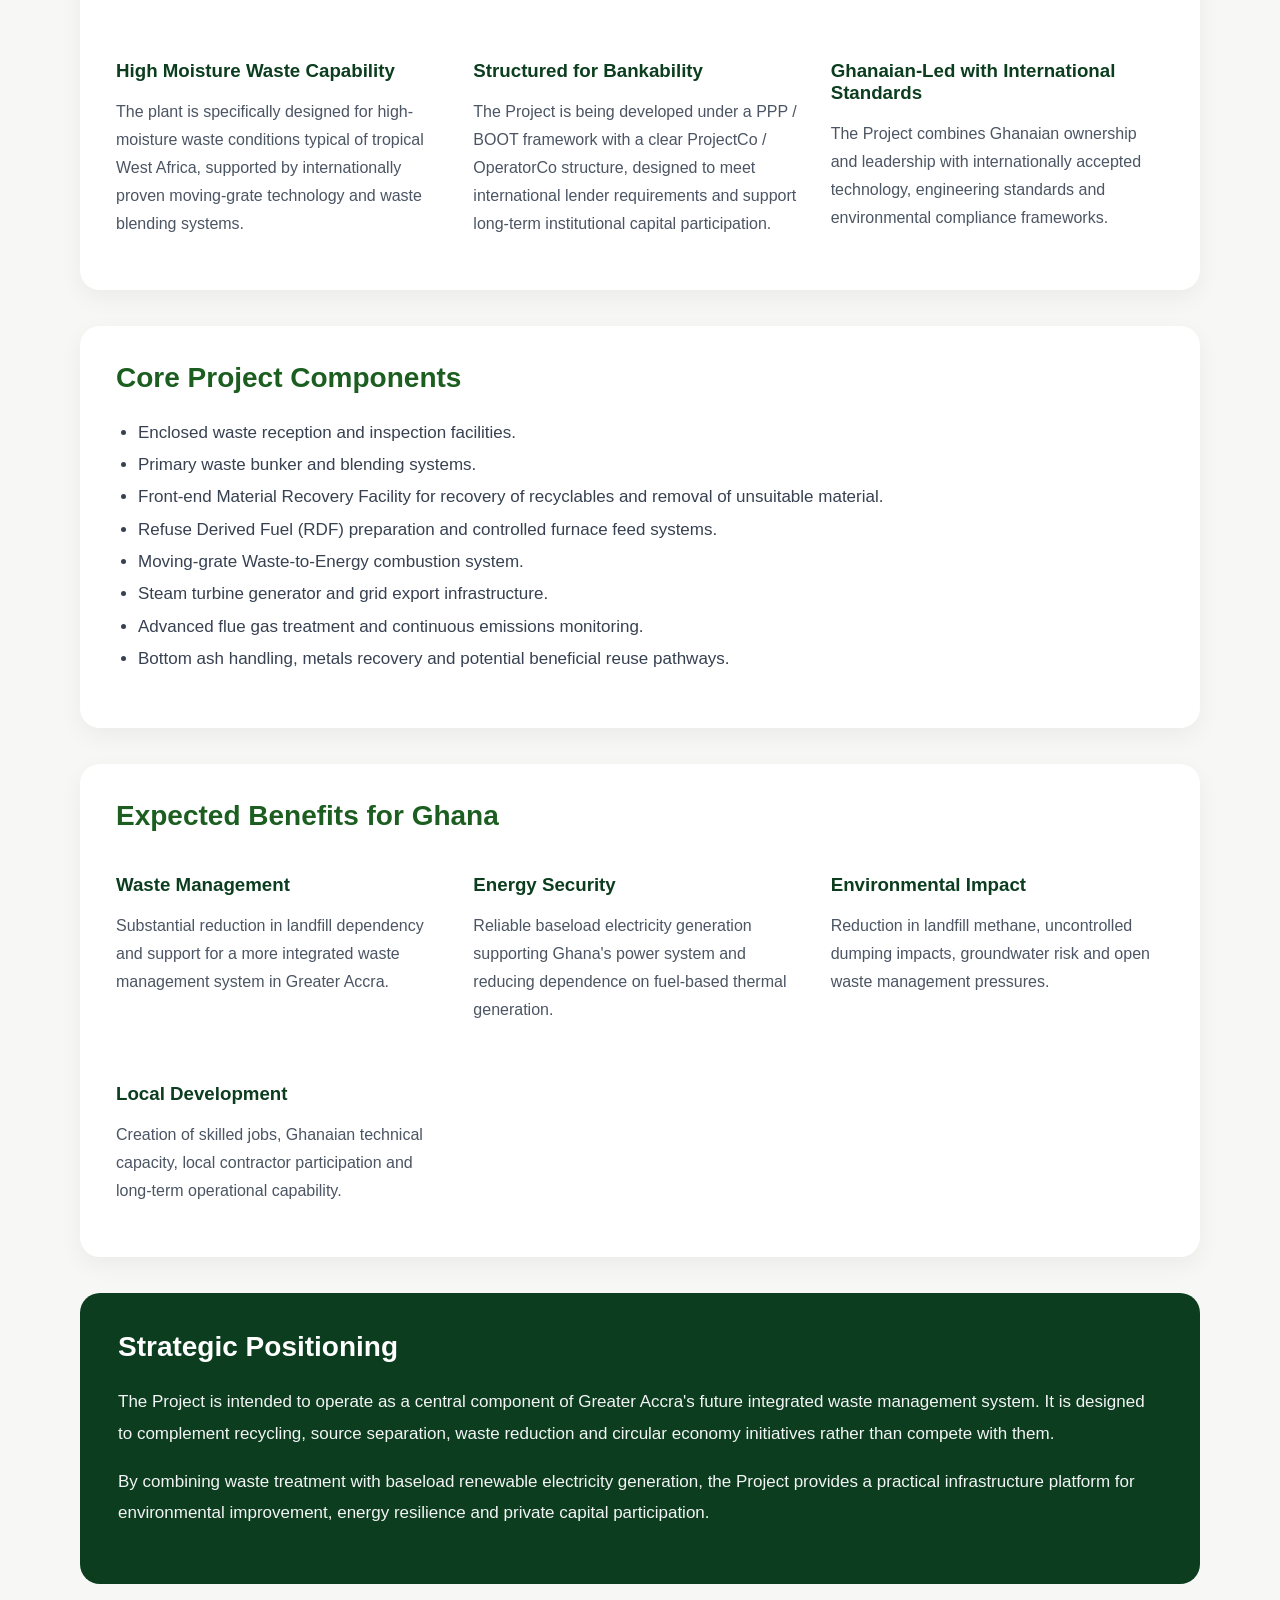
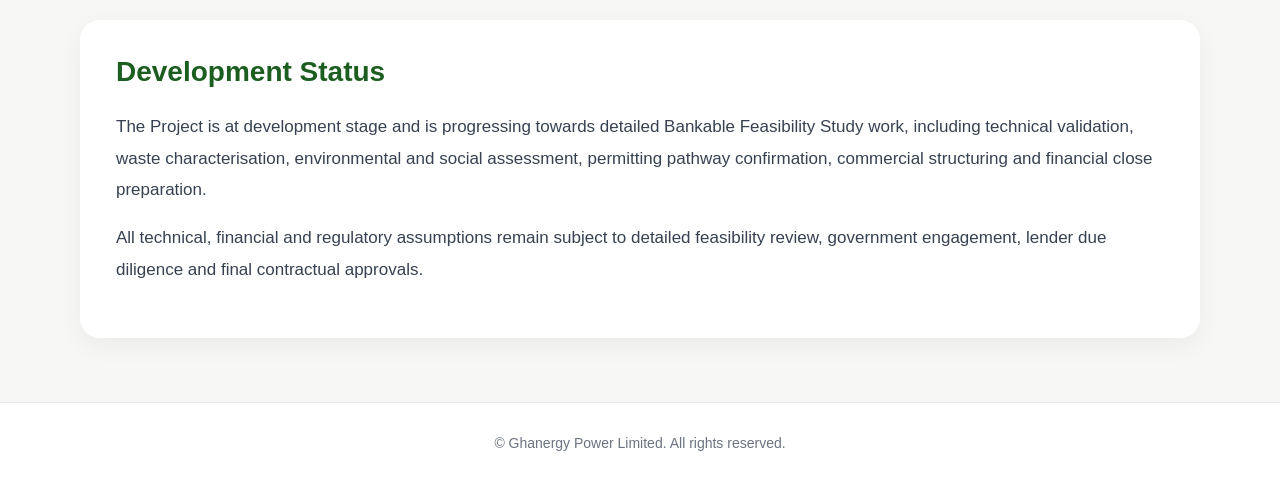
<file: project.html>
<!DOCTYPE html>
<html lang="en">
<head>
  <meta charset="UTF-8" />
  <meta name="viewport" content="width=device-width, initial-scale=1.0" />
  <title>Project | Ghanergy Power Limited</title>
</head>
<body style="margin:0;font-family:Arial, sans-serif;background:#f7f8f6;color:#1f2937;">
  <!-- ACCESS GATE -->
  <div id="access-gate" style="position:fixed;top:0;left:0;width:100%;height:100%;background:#0B3D1E;z-index:9999;display:flex;align-items:center;justify-content:center;">
    <div style="background:#ffffff;border-radius:20px;padding:48px 40px;max-width:420px;width:90%;text-align:center;box-shadow:0 24px 64px rgba(0,0,0,0.3);">
      <img src="assets/Ghanergy-letterhead-logo.png" alt="Ghanergy" style="height:80px;width:auto;margin-bottom:28px;" />
      <div style="width:72px;height:3px;background:#D8A21B;margin:0 auto 24px auto;"></div>
      <h2 style="color:#0B3D1E;font-size:22px;margin:0 0 12px 0;font-family:Arial,sans-serif;">Restricted Access</h2>
      <p style="color:#4b5563;font-size:15px;line-height:1.7;margin:0 0 24px 0;font-family:Arial,sans-serif;">This section is available to authorised personnel only. Please enter your access code to continue.</p>
      <input id="gate-password" type="password" placeholder="Enter access code"
        style="width:100%;box-sizing:border-box;padding:12px 16px;border:2px solid #e5e7eb;border-radius:8px;font-size:15px;margin-bottom:10px;outline:none;font-family:Arial,sans-serif;" />
      <div id="gate-error" style="color:#dc2626;font-size:14px;margin-bottom:10px;display:none;font-family:Arial,sans-serif;">Incorrect access code. Please try again.</div>
      <button onclick="checkPassword()"
        style="width:100%;background:#1B5E20;color:#ffffff;padding:13px;border:none;border-radius:8px;font-size:15px;font-weight:700;cursor:pointer;margin-bottom:20px;font-family:Arial,sans-serif;">
        Access
      </button>
      <p style="color:#6b7280;font-size:13px;margin:0 0 16px 0;font-family:Arial,sans-serif;">
        To request access, contact <a href="contact.html" style="color:#D8A21B;text-decoration:none;">info@ghanergy.com</a>
      </p>
      <a href="index.html" style="display:inline-block;font-size:13px;color:#6b7280;text-decoration:none;font-family:Arial,sans-serif;">&larr; Return to Overview</a>
    </div>
  </div>
  <script>
    // *** Change this to your chosen access code ***
    var ACCESS_CODE = 'Ghanergy_access_01';
    var SESSION_KEY = 'ghanergy_access_project';

    if (sessionStorage.getItem(SESSION_KEY) === 'granted') {
      document.getElementById('access-gate').style.display = 'none';
    }

    function checkPassword() {
      var input = document.getElementById('gate-password').value;
      if (input === ACCESS_CODE) {
        sessionStorage.setItem(SESSION_KEY, 'granted');
        document.getElementById('access-gate').style.display = 'none';
      } else {
        document.getElementById('gate-error').style.display = 'block';
        document.getElementById('gate-password').value = '';
        document.getElementById('gate-password').focus();
      }
    }

    document.getElementById('gate-password').addEventListener('keydown', function(e) {
      if (e.key === 'Enter') checkPassword();
    });
  </script>
  <!-- END ACCESS GATE -->

  <nav style="display:flex;align-items:center;justify-content:space-between;padding:18px 40px;border-bottom:1px solid #e5e7eb;background:#ffffff;position:sticky;top:0;z-index:1000;">
    <a href="index.html" style="display:flex;align-items:center;text-decoration:none;">
      <img src="assets/Ghanergy-letterhead-logo.png" alt="Ghanergy" style="height:108px;width:auto;" />
    </a>
    <div style="display:flex;gap:28px;flex-wrap:wrap;justify-content:center;">
      <a href="index.html" style="text-decoration:none;color:#1B5E20;font-weight:600;">Overview</a>
      <a href="declaration.html" style="text-decoration:none;color:#1B5E20;font-weight:600;">Declaration</a>
      <a href="project.html" style="text-decoration:none;color:#D8A21B;font-weight:700;border-bottom:2px solid #D8A21B;padding-bottom:2px;">Project</a>
      <a href="technology.html" style="text-decoration:none;color:#1B5E20;font-weight:600;">Technology</a>
      <a href="investment.html" style="text-decoration:none;color:#1B5E20;font-weight:600;">Investment</a>
      <a href="leadership.html" style="text-decoration:none;color:#1B5E20;font-weight:600;">Leadership</a>
      <a href="contact.html" style="text-decoration:none;color:#1B5E20;font-weight:600;">Contact</a>
    </div>
  </nav>
  <main style="max-width:1120px;margin:0 auto;padding:64px 24px;">
    <section style="text-align:center;margin-bottom:56px;">
      <h1 style="font-size:44px;line-height:1.15;color:#0B3D1E;margin:0 0 18px 0;">
        Greater Accra Waste-to-Energy Project
      </h1>
      <div style="width:92px;height:4px;background:#D8A21B;margin:0 auto 28px auto;"></div>
      <p style="font-size:19px;line-height:1.75;max-width:920px;margin:0 auto;color:#374151;">
        Ghanergy Power Limited is developing a proposal for a ~60 MW Waste-to-Energy facility in Greater Accra, Ghana, designed to process separated municipal solid waste and convert it into reliable baseload renewable electricity for the national grid.
      </p>
    </section>
    <section style="display:grid;grid-template-columns:repeat(auto-fit,minmax(200px,1fr));gap:20px;margin-bottom:52px;">
      <div style="background:#ffffff;padding:26px;border-radius:18px;border-top:4px solid #D8A21B;box-shadow:0 8px 24px rgba(0,0,0,0.05);">
        <div style="font-size:30px;font-weight:700;color:#1B5E20;">~60 MW</div>
        <div style="margin-top:8px;font-size:15px;color:#4b5563;">Net baseload power output</div>
      </div>
      <div style="background:#ffffff;padding:26px;border-radius:18px;border-top:4px solid #D8A21B;box-shadow:0 8px 24px rgba(0,0,0,0.05);">
        <div style="font-size:30px;font-weight:700;color:#1B5E20;">3,000 t/day</div>
        <div style="margin-top:8px;font-size:15px;color:#4b5563;">Separated MSW processing target</div>
      </div>
      <div style="background:#ffffff;padding:26px;border-radius:18px;border-top:4px solid #D8A21B;box-shadow:0 8px 24px rgba(0,0,0,0.05);">
        <div style="font-size:30px;font-weight:700;color:#1B5E20;">30 years</div>
        <div style="margin-top:8px;font-size:15px;color:#4b5563;">Proposed PPP / BOOT concession</div>
      </div>
      <div style="background:#ffffff;padding:26px;border-radius:18px;border-top:4px solid #D8A21B;box-shadow:0 8px 24px rgba(0,0,0,0.05);">
        <div style="font-size:30px;font-weight:700;color:#1B5E20;">~480 GWh/year</div>
        <div style="margin-top:8px;font-size:15px;color:#4b5563;">Indicative annual generation</div>
      </div>
      <div style="background:#ffffff;padding:26px;border-radius:18px;border-top:4px solid #D8A21B;box-shadow:0 8px 24px rgba(0,0,0,0.05);">
        <div style="font-size:30px;font-weight:700;color:#1B5E20;">~90%</div>
        <div style="margin-top:8px;font-size:15px;color:#4b5563;">Target landfill diversion of received waste</div>
      </div>
    </section>
    <section style="background:#ffffff;padding:36px;border-radius:20px;margin-bottom:36px;box-shadow:0 8px 24px rgba(0,0,0,0.05);">
      <h2 style="color:#1B5E20;font-size:28px;margin-top:0;">Project Overview</h2>
      <p style="font-size:17px;line-height:1.85;color:#374151;">
        The Project is intended to provide a long-term infrastructure solution to two persistent challenges facing Greater Accra:
      </p>
      <ul style="font-size:17px;line-height:1.85;color:#374151;margin-top:10px;padding-left:22px;">
        <li>Increasing municipal solid waste volumes</li>
        <li>The need for reliable, non-intermittent electricity generation</li>
      </ul>
      <p style="font-size:17px;line-height:1.85;color:#374151;">
        The proposed facility will receive separated municipal solid waste from Greater Accra transfer stations and other sources, recover recyclable materials where commercially viable, prepare a stable refuse-derived fuel stream, and generate electricity through proven moving-grate Waste-to-Energy technology.
      </p>
      <p style="font-size:17px;line-height:1.85;color:#374151;">
        The facility is being structured as a nationally strategic infrastructure project with strong alignment to Ghana's waste management, energy security, public health, environmental and circular economy objectives.
      </p>
    </section>
    <section style="background:#ffffff;padding:36px;border-radius:20px;margin-bottom:36px;box-shadow:0 8px 24px rgba(0,0,0,0.05);">
      <h2 style="color:#1B5E20;font-size:28px;margin-top:0;">Key Differentiators</h2>
      <p style="font-size:17px;line-height:1.85;color:#374151;margin-bottom:28px;">
        This Project incorporates a number of structural, technical and commercial features that differentiate it from conventional waste-to-energy developments.
      </p>
      <div style="display:grid;grid-template-columns:repeat(auto-fit,minmax(260px,1fr));gap:24px;">
        <div>
          <h3 style="color:#0B3D1E;margin-bottom:8px;">Separated Waste Input</h3>
          <p style="font-size:16px;line-height:1.75;color:#4b5563;">
            The Project is designed to process pre-separated municipal solid waste from transfer stations and other sources, reducing contamination risk, improving calorific consistency and enabling more stable plant performance compared to conventional mixed waste facilities.
          </p>
        </div>
        <div>
          <h3 style="color:#0B3D1E;margin-bottom:8px;">Integrated MRF and RDF System</h3>
          <p style="font-size:16px;line-height:1.75;color:#4b5563;">
            A front-end Material Recovery Facility and Refuse Derived Fuel preparation system is incorporated to recover recyclables, remove non-combustibles and condition the fuel stream prior to combustion, improving efficiency and reducing residual volumes.
          </p>
        </div>
        <div>
          <h3 style="color:#0B3D1E;margin-bottom:8px;">Baseload Renewable Generation</h3>
          <p style="font-size:16px;line-height:1.75;color:#4b5563;">
            Unlike intermittent renewable technologies, the Project provides reliable baseload power, contributing to grid stability while displacing fossil fuel-based thermal generation.
          </p>
        </div>
        <div>
          <h3 style="color:#0B3D1E;margin-bottom:8px;">High Moisture Waste Capability</h3>
          <p style="font-size:16px;line-height:1.75;color:#4b5563;">
            The plant is specifically designed for high-moisture waste conditions typical of tropical West Africa, supported by internationally proven moving-grate technology and waste blending systems.
          </p>
        </div>
        <div>
          <h3 style="color:#0B3D1E;margin-bottom:8px;">Structured for Bankability</h3>
          <p style="font-size:16px;line-height:1.75;color:#4b5563;">
            The Project is being developed under a PPP / BOOT framework with a clear ProjectCo / OperatorCo structure, designed to meet international lender requirements and support long-term institutional capital participation.
          </p>
        </div>
        <div>
          <h3 style="color:#0B3D1E;margin-bottom:8px;">Ghanaian-Led with International Standards</h3>
          <p style="font-size:16px;line-height:1.75;color:#4b5563;">
            The Project combines Ghanaian ownership and leadership with internationally accepted technology, engineering standards and environmental compliance frameworks.
          </p>
        </div>
      </div>
    </section>
    <section style="background:#ffffff;padding:36px;border-radius:20px;margin-bottom:36px;box-shadow:0 8px 24px rgba(0,0,0,0.05);">
      <h2 style="color:#1B5E20;font-size:28px;margin-top:0;">Core Project Components</h2>
      <ul style="font-size:17px;line-height:1.9;color:#374151;padding-left:22px;">
        <li>Enclosed waste reception and inspection facilities.</li>
        <li>Primary waste bunker and blending systems.</li>
        <li>Front-end Material Recovery Facility for recovery of recyclables and removal of unsuitable material.</li>
        <li>Refuse Derived Fuel (RDF) preparation and controlled furnace feed systems.</li>
        <li>Moving-grate Waste-to-Energy combustion system.</li>
        <li>Steam turbine generator and grid export infrastructure.</li>
        <li>Advanced flue gas treatment and continuous emissions monitoring.</li>
        <li>Bottom ash handling, metals recovery and potential beneficial reuse pathways.</li>
      </ul>
    </section>
    <section style="background:#ffffff;padding:36px;border-radius:20px;margin-bottom:36px;box-shadow:0 8px 24px rgba(0,0,0,0.05);">
      <h2 style="color:#1B5E20;font-size:28px;margin-top:0;">Expected Benefits for Ghana</h2>
      <div style="display:grid;grid-template-columns:repeat(auto-fit,minmax(260px,1fr));gap:24px;">
        <div>
          <h3 style="color:#0B3D1E;margin-bottom:8px;">Waste Management</h3>
          <p style="font-size:16px;line-height:1.75;color:#4b5563;">Substantial reduction in landfill dependency and support for a more integrated waste management system in Greater Accra.</p>
        </div>
        <div>
          <h3 style="color:#0B3D1E;margin-bottom:8px;">Energy Security</h3>
          <p style="font-size:16px;line-height:1.75;color:#4b5563;">Reliable baseload electricity generation supporting Ghana's power system and reducing dependence on fuel-based thermal generation.</p>
        </div>
        <div>
          <h3 style="color:#0B3D1E;margin-bottom:8px;">Environmental Impact</h3>
          <p style="font-size:16px;line-height:1.75;color:#4b5563;">Reduction in landfill methane, uncontrolled dumping impacts, groundwater risk and open waste management pressures.</p>
        </div>
        <div>
          <h3 style="color:#0B3D1E;margin-bottom:8px;">Local Development</h3>
          <p style="font-size:16px;line-height:1.75;color:#4b5563;">Creation of skilled jobs, Ghanaian technical capacity, local contractor participation and long-term operational capability.</p>
        </div>
      </div>
    </section>
    <section style="background:#0B3D1E;color:#ffffff;padding:38px;border-radius:20px;margin-bottom:36px;">
      <h2 style="font-size:28px;margin-top:0;color:#ffffff;">Strategic Positioning</h2>
      <p style="font-size:17px;line-height:1.85;color:#f3f4f6;">
        The Project is intended to operate as a central component of Greater Accra's future integrated waste management system. It is designed to complement recycling, source separation, waste reduction and circular economy initiatives rather than compete with them.
      </p>
      <p style="font-size:17px;line-height:1.85;color:#f3f4f6;">
        By combining waste treatment with baseload renewable electricity generation, the Project provides a practical infrastructure platform for environmental improvement, energy resilience and private capital participation.
      </p>
    </section>
    <section style="background:#ffffff;padding:36px;border-radius:20px;box-shadow:0 8px 24px rgba(0,0,0,0.05);">
      <h2 style="color:#1B5E20;font-size:28px;margin-top:0;">Development Status</h2>
      <p style="font-size:17px;line-height:1.85;color:#374151;">
        The Project is at development stage and is progressing towards detailed Bankable Feasibility Study work, including technical validation, waste characterisation, environmental and social assessment, permitting pathway confirmation, commercial structuring and financial close preparation.
      </p>
      <p style="font-size:17px;line-height:1.85;color:#374151;">
        All technical, financial and regulatory assumptions remain subject to detailed feasibility review, government engagement, lender due diligence and final contractual approvals.
      </p>
    </section>
  </main>
  <footer style="padding:32px 24px;text-align:center;background:#ffffff;border-top:1px solid #e5e7eb;color:#6b7280;font-size:14px;">
    &copy; Ghanergy Power Limited. All rights reserved.
  </footer>
</body>
</html>
</file>
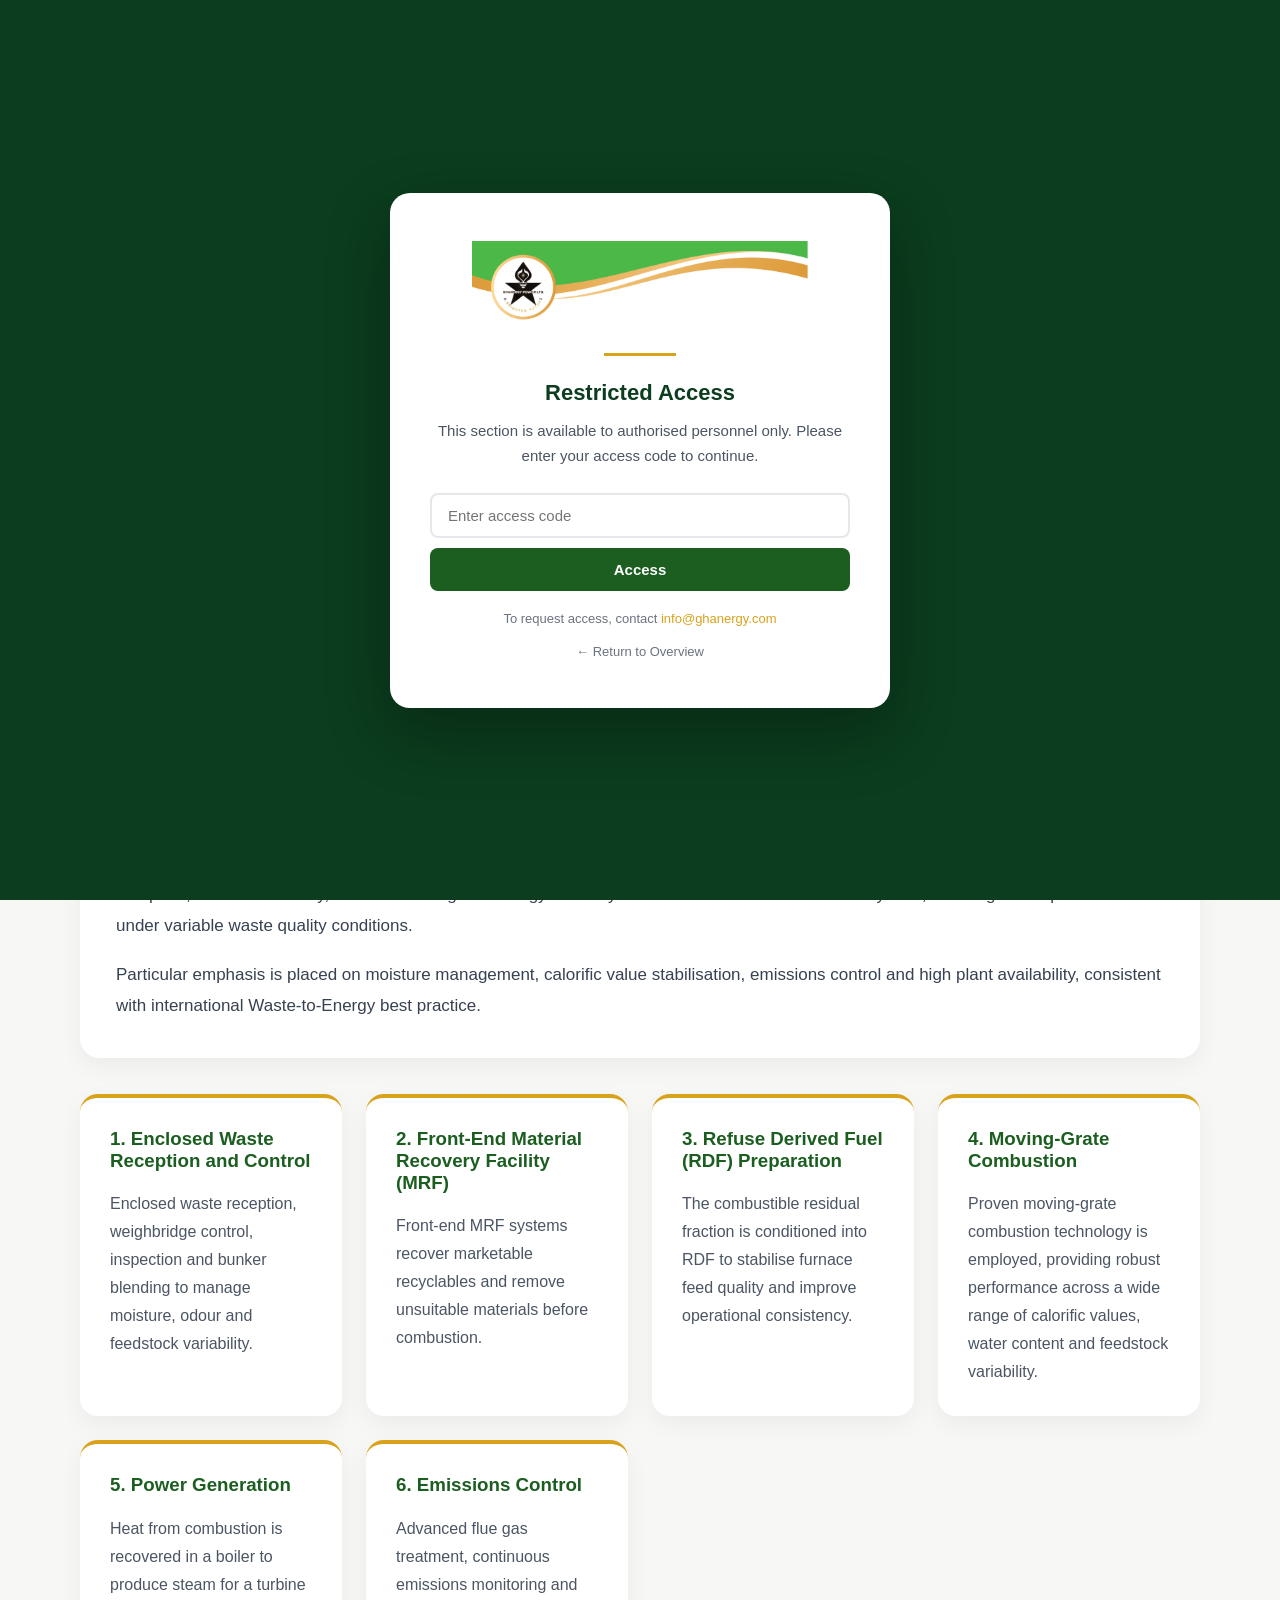
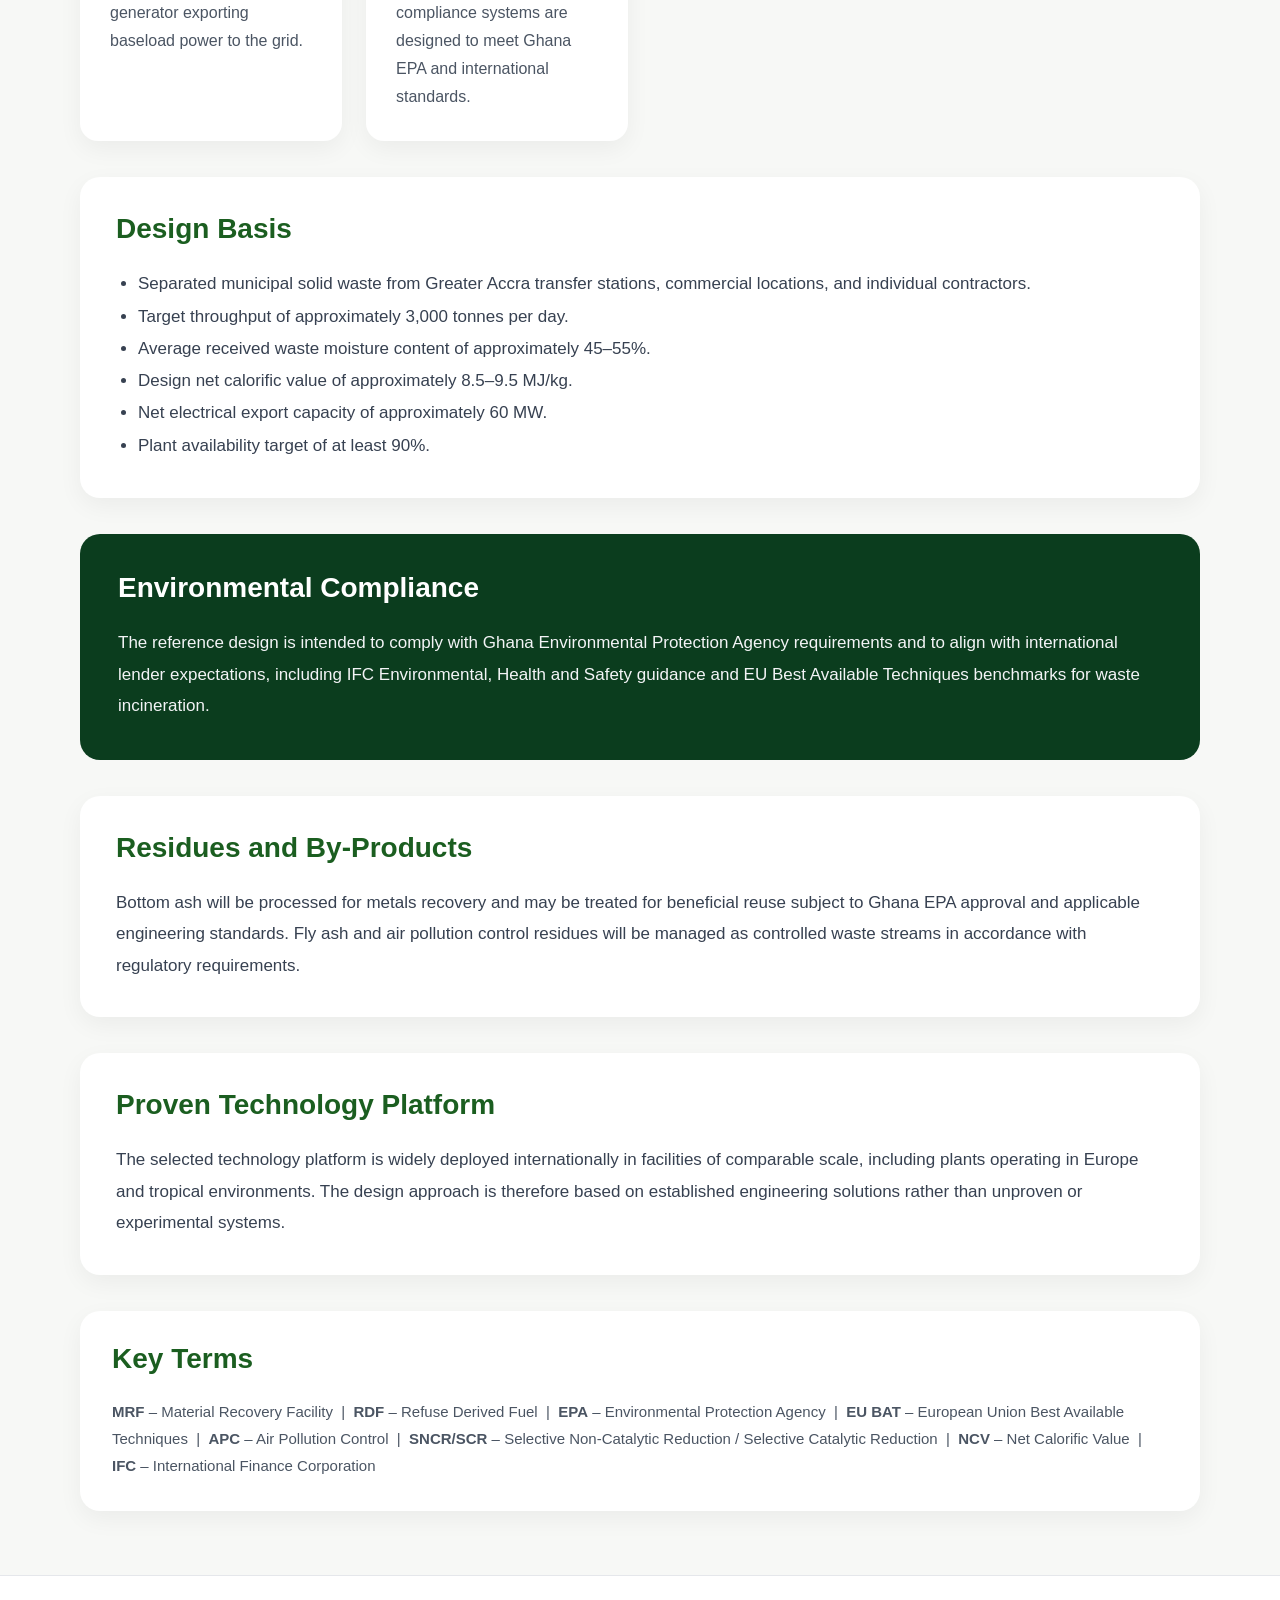
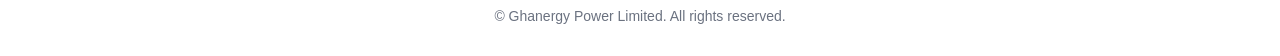
<file: technology.html>
<!DOCTYPE html>
<html lang="en">
<head>
  <meta charset="UTF-8" />
  <meta name="viewport" content="width=device-width, initial-scale=1.0" />
  <title>Technology | Ghanergy Power Limited</title>
</head>
<body style="margin:0;font-family:Arial, sans-serif;background:#f7f8f6;color:#1f2937;">
  <!-- ACCESS GATE -->
  <div id="access-gate" style="position:fixed;top:0;left:0;width:100%;height:100%;background:#0B3D1E;z-index:9999;display:flex;align-items:center;justify-content:center;">
    <div style="background:#ffffff;border-radius:20px;padding:48px 40px;max-width:420px;width:90%;text-align:center;box-shadow:0 24px 64px rgba(0,0,0,0.3);">
      <img src="assets/Ghanergy-letterhead-logo.png" alt="Ghanergy" style="height:80px;width:auto;margin-bottom:28px;" />
      <div style="width:72px;height:3px;background:#D8A21B;margin:0 auto 24px auto;"></div>
      <h2 style="color:#0B3D1E;font-size:22px;margin:0 0 12px 0;font-family:Arial,sans-serif;">Restricted Access</h2>
      <p style="color:#4b5563;font-size:15px;line-height:1.7;margin:0 0 24px 0;font-family:Arial,sans-serif;">This section is available to authorised personnel only. Please enter your access code to continue.</p>
      <input id="gate-password" type="password" placeholder="Enter access code"
        style="width:100%;box-sizing:border-box;padding:12px 16px;border:2px solid #e5e7eb;border-radius:8px;font-size:15px;margin-bottom:10px;outline:none;font-family:Arial,sans-serif;" />
      <div id="gate-error" style="color:#dc2626;font-size:14px;margin-bottom:10px;display:none;font-family:Arial,sans-serif;">Incorrect access code. Please try again.</div>
      <button onclick="checkPassword()"
        style="width:100%;background:#1B5E20;color:#ffffff;padding:13px;border:none;border-radius:8px;font-size:15px;font-weight:700;cursor:pointer;margin-bottom:20px;font-family:Arial,sans-serif;">
        Access
      </button>
      <p style="color:#6b7280;font-size:13px;margin:0 0 16px 0;font-family:Arial,sans-serif;">
        To request access, contact <a href="contact.html" style="color:#D8A21B;text-decoration:none;">info@ghanergy.com</a>
      </p>
      <a href="index.html" style="display:inline-block;font-size:13px;color:#6b7280;text-decoration:none;font-family:Arial,sans-serif;">&larr; Return to Overview</a>
    </div>
  </div>
  <script>
    // *** Change this to your chosen access code ***
    var ACCESS_CODE = 'Ghanergy_access_tech';
    var SESSION_KEY = 'ghanergy_access_tech';

    if (sessionStorage.getItem(SESSION_KEY) === 'granted') {
      document.getElementById('access-gate').style.display = 'none';
    }

    function checkPassword() {
      var input = document.getElementById('gate-password').value;
      if (input === ACCESS_CODE) {
        sessionStorage.setItem(SESSION_KEY, 'granted');
        document.getElementById('access-gate').style.display = 'none';
      } else {
        document.getElementById('gate-error').style.display = 'block';
        document.getElementById('gate-password').value = '';
        document.getElementById('gate-password').focus();
      }
    }

    document.getElementById('gate-password').addEventListener('keydown', function(e) {
      if (e.key === 'Enter') checkPassword();
    });
  </script>
  <!-- END ACCESS GATE -->

  <nav style="display:flex;align-items:center;justify-content:space-between;padding:18px 40px;border-bottom:1px solid #e5e7eb;background:#ffffff;position:sticky;top:0;z-index:1000;">
    <a href="index.html" style="display:flex;align-items:center;text-decoration:none;">
      <img src="assets/Ghanergy-letterhead-logo.png" alt="Ghanergy" style="height:108px;width:auto;" />
    </a>
    <div style="display:flex;gap:28px;flex-wrap:wrap;justify-content:center;">
      <a href="index.html" style="text-decoration:none;color:#1B5E20;font-weight:600;">Overview</a>
      <a href="declaration.html" style="text-decoration:none;color:#1B5E20;font-weight:600;">Declaration</a>
      <a href="project.html" style="text-decoration:none;color:#1B5E20;font-weight:600;">Project</a>
      <a href="technology.html" style="text-decoration:none;color:#D8A21B;font-weight:700;border-bottom:2px solid #D8A21B;padding-bottom:2px;">Technology</a>
      <a href="investment.html" style="text-decoration:none;color:#1B5E20;font-weight:600;">Investment</a>
      <a href="leadership.html" style="text-decoration:none;color:#1B5E20;font-weight:600;">Leadership</a>
      <a href="contact.html" style="text-decoration:none;color:#1B5E20;font-weight:600;">Contact</a>
    </div>
  </nav>
  <main style="max-width:1120px;margin:0 auto;padding:64px 24px;">
    <section style="text-align:center;margin-bottom:56px;">
      <h1 style="font-size:44px;line-height:1.15;color:#0B3D1E;margin:0 0 18px 0;">
        Technology &amp; Process Design
      </h1>
      <div style="width:92px;height:4px;background:#D8A21B;margin:0 auto 28px auto;"></div>
      <p style="font-size:19px;line-height:1.75;max-width:920px;margin:0 auto;color:#374151;">
        The proposed Ghanergy facility is based on internationally accepted moving-grate Waste-to-Energy technology, integrated with front-end material recovery and fuel preparation systems. The design is specifically adapted for high-moisture, heterogeneous waste conditions typical of tropical West Africa, while maintaining alignment with international environmental and operational standards.
      </p>
    </section>
    <section style="background:#ffffff;padding:36px;border-radius:20px;margin-bottom:36px;box-shadow:0 8px 24px rgba(0,0,0,0.05);">
      <h2 style="color:#1B5E20;font-size:28px;margin-top:0;">Process Concept</h2>
      <p style="font-size:17px;line-height:1.85;color:#374151;margin:0;">
        The facility is designed as an integrated municipal solid waste processing and energy recovery plant. Separated municipal solid waste will be received, inspected, blended, processed through a Material Recovery Facility, conditioned into Refuse Derived Fuel, and combusted in a moving-grate furnace to generate steam and electricity.
      </p>
    </section>
    <section style="background:#ffffff;padding:36px;border-radius:20px;margin-bottom:36px;box-shadow:0 8px 24px rgba(0,0,0,0.05);">
      <h2 style="color:#1B5E20;font-size:28px;margin-top:0;">Design Philosophy</h2>
      <p style="font-size:17px;line-height:1.85;color:#374151;">
        The facility is designed to prioritise operational reliability, environmental compliance and feedstock flexibility. The process integrates waste reception, material recovery, fuel conditioning and energy recovery within a controlled and enclosed system, enabling stable performance under variable waste quality conditions.
      </p>
      <p style="font-size:17px;line-height:1.85;color:#374151;margin-bottom:0;">
        Particular emphasis is placed on moisture management, calorific value stabilisation, emissions control and high plant availability, consistent with international Waste-to-Energy best practice.
      </p>
    </section>
    <section style="display:grid;grid-template-columns:repeat(auto-fit,minmax(260px,1fr));gap:24px;margin-bottom:36px;">
      <div style="background:#ffffff;padding:30px;border-radius:18px;border-top:4px solid #D8A21B;box-shadow:0 8px 24px rgba(0,0,0,0.05);">
        <h3 style="color:#1B5E20;margin-top:0;">1. Enclosed Waste Reception and Control</h3>
        <p style="font-size:16px;line-height:1.75;color:#4b5563;margin:0;">
          Enclosed waste reception, weighbridge control, inspection and bunker blending to manage moisture, odour and feedstock variability.
        </p>
      </div>
      <div style="background:#ffffff;padding:30px;border-radius:18px;border-top:4px solid #D8A21B;box-shadow:0 8px 24px rgba(0,0,0,0.05);">
        <h3 style="color:#1B5E20;margin-top:0;">2. Front-End Material Recovery Facility (MRF)</h3>
        <p style="font-size:16px;line-height:1.75;color:#4b5563;margin:0;">
          Front-end MRF systems recover marketable recyclables and remove unsuitable materials before combustion.
        </p>
      </div>
      <div style="background:#ffffff;padding:30px;border-radius:18px;border-top:4px solid #D8A21B;box-shadow:0 8px 24px rgba(0,0,0,0.05);">
        <h3 style="color:#1B5E20;margin-top:0;">3. Refuse Derived Fuel (RDF) Preparation</h3>
        <p style="font-size:16px;line-height:1.75;color:#4b5563;margin:0;">
          The combustible residual fraction is conditioned into RDF to stabilise furnace feed quality and improve operational consistency.
        </p>
      </div>
      <div style="background:#ffffff;padding:30px;border-radius:18px;border-top:4px solid #D8A21B;box-shadow:0 8px 24px rgba(0,0,0,0.05);">
        <h3 style="color:#1B5E20;margin-top:0;">4. Moving-Grate Combustion</h3>
        <p style="font-size:16px;line-height:1.75;color:#4b5563;margin:0;">
          Proven moving-grate combustion technology is employed, providing robust performance across a wide range of calorific values, water content and feedstock variability.
        </p>
      </div>
      <div style="background:#ffffff;padding:30px;border-radius:18px;border-top:4px solid #D8A21B;box-shadow:0 8px 24px rgba(0,0,0,0.05);">
        <h3 style="color:#1B5E20;margin-top:0;">5. Power Generation</h3>
        <p style="font-size:16px;line-height:1.75;color:#4b5563;margin:0;">
          Heat from combustion is recovered in a boiler to produce steam for a turbine generator exporting baseload power to the grid.
        </p>
      </div>
      <div style="background:#ffffff;padding:30px;border-radius:18px;border-top:4px solid #D8A21B;box-shadow:0 8px 24px rgba(0,0,0,0.05);">
        <h3 style="color:#1B5E20;margin-top:0;">6. Emissions Control</h3>
        <p style="font-size:16px;line-height:1.75;color:#4b5563;margin:0;">
          Advanced flue gas treatment, continuous emissions monitoring and compliance systems are designed to meet Ghana EPA and international standards.
        </p>
      </div>
    </section>
    <section style="background:#ffffff;padding:36px;border-radius:20px;margin-bottom:36px;box-shadow:0 8px 24px rgba(0,0,0,0.05);">
      <h2 style="color:#1B5E20;font-size:28px;margin-top:0;">Design Basis</h2>
      <ul style="font-size:17px;line-height:1.9;color:#374151;padding-left:22px;margin:0;">
        <li>Separated municipal solid waste from Greater Accra transfer stations, commercial locations, and individual contractors.</li>
        <li>Target throughput of approximately 3,000 tonnes per day.</li>
        <li>Average received waste moisture content of approximately 45&ndash;55%.</li>
        <li>Design net calorific value of approximately 8.5&ndash;9.5 MJ/kg.</li>
        <li>Net electrical export capacity of approximately 60 MW.</li>
        <li>Plant availability target of at least 90%.</li>
      </ul>
    </section>
    <section style="background:#0B3D1E;color:#ffffff;padding:38px;border-radius:20px;margin-bottom:36px;">
      <h2 style="font-size:28px;margin-top:0;color:#ffffff;">Environmental Compliance</h2>
      <p style="font-size:17px;line-height:1.85;color:#f3f4f6;margin:0;">
        The reference design is intended to comply with Ghana Environmental Protection Agency requirements and to align with international lender expectations, including IFC Environmental, Health and Safety guidance and EU Best Available Techniques benchmarks for waste incineration.
      </p>
    </section>
    <section style="background:#ffffff;padding:36px;border-radius:20px;margin-bottom:36px;box-shadow:0 8px 24px rgba(0,0,0,0.05);">
      <h2 style="color:#1B5E20;font-size:28px;margin-top:0;">Residues and By-Products</h2>
      <p style="font-size:17px;line-height:1.85;color:#374151;margin:0;">
        Bottom ash will be processed for metals recovery and may be treated for beneficial reuse subject to Ghana EPA approval and applicable engineering standards. Fly ash and air pollution control residues will be managed as controlled waste streams in accordance with regulatory requirements.
      </p>
    </section>
    <section style="background:#ffffff;padding:36px;border-radius:20px;margin-bottom:36px;box-shadow:0 8px 24px rgba(0,0,0,0.05);">
      <h2 style="color:#1B5E20;font-size:28px;margin-top:0;">Proven Technology Platform</h2>
      <p style="font-size:17px;line-height:1.85;color:#374151;margin:0;">
        The selected technology platform is widely deployed internationally in facilities of comparable scale, including plants operating in Europe and tropical environments. The design approach is therefore based on established engineering solutions rather than unproven or experimental systems.
      </p>
    </section>
    <section style="background:#ffffff;padding:32px;border-radius:20px;box-shadow:0 8px 24px rgba(0,0,0,0.05);">
      <h2 style="color:#1B5E20;font-size:28px;margin-top:0;">Key Terms</h2>
      <p style="font-size:15px;line-height:1.8;color:#4b5563;margin:0;">
        <strong>MRF</strong> &ndash; Material Recovery Facility &nbsp;|&nbsp;
        <strong>RDF</strong> &ndash; Refuse Derived Fuel &nbsp;|&nbsp;
        <strong>EPA</strong> &ndash; Environmental Protection Agency &nbsp;|&nbsp;
        <strong>EU BAT</strong> &ndash; European Union Best Available Techniques &nbsp;|&nbsp;
        <strong>APC</strong> &ndash; Air Pollution Control &nbsp;|&nbsp;
        <strong>SNCR/SCR</strong> &ndash; Selective Non-Catalytic Reduction / Selective Catalytic Reduction &nbsp;|&nbsp;
        <strong>NCV</strong> &ndash; Net Calorific Value &nbsp;|&nbsp;
        <strong>IFC</strong> &ndash; International Finance Corporation
      </p>
    </section>
  </main>
  <footer style="padding:32px 24px;text-align:center;background:#ffffff;border-top:1px solid #e5e7eb;color:#6b7280;font-size:14px;">
    &copy; Ghanergy Power Limited. All rights reserved.
  </footer>
</body>
</html>
</file>
